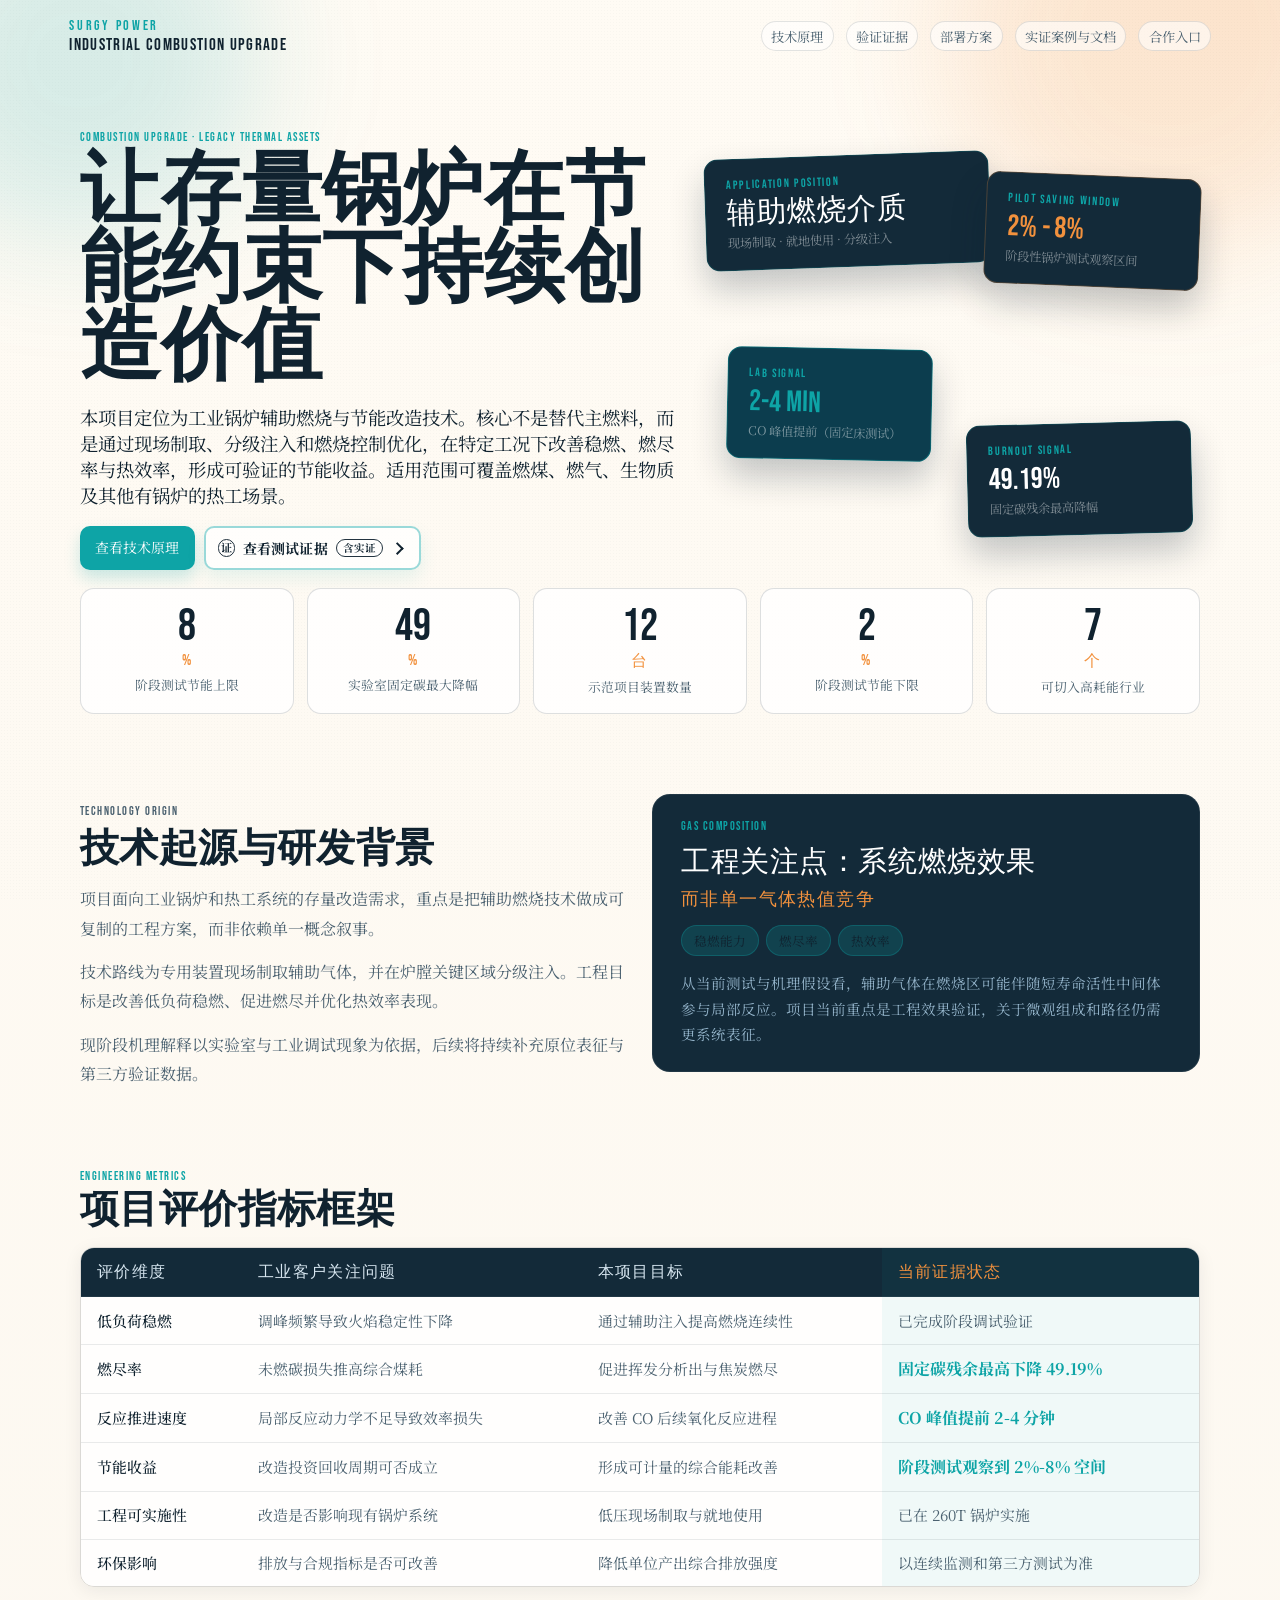
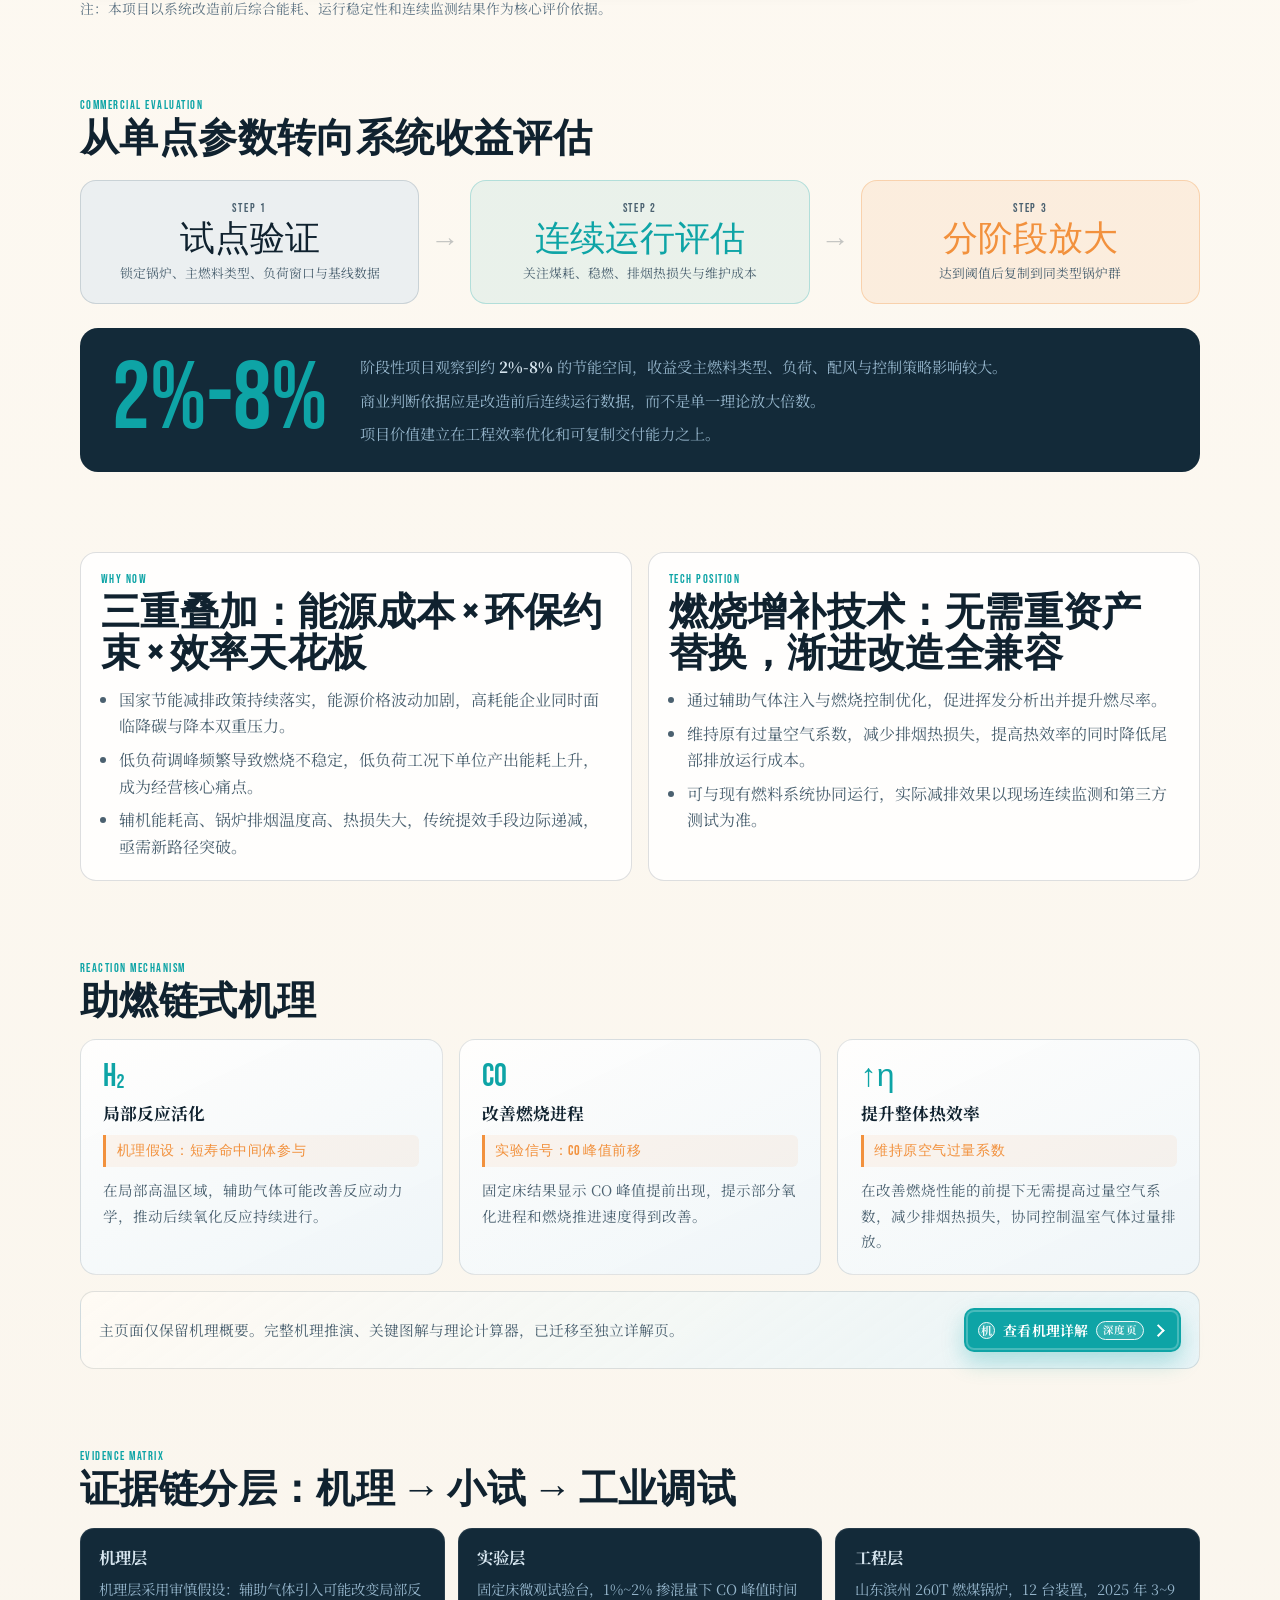
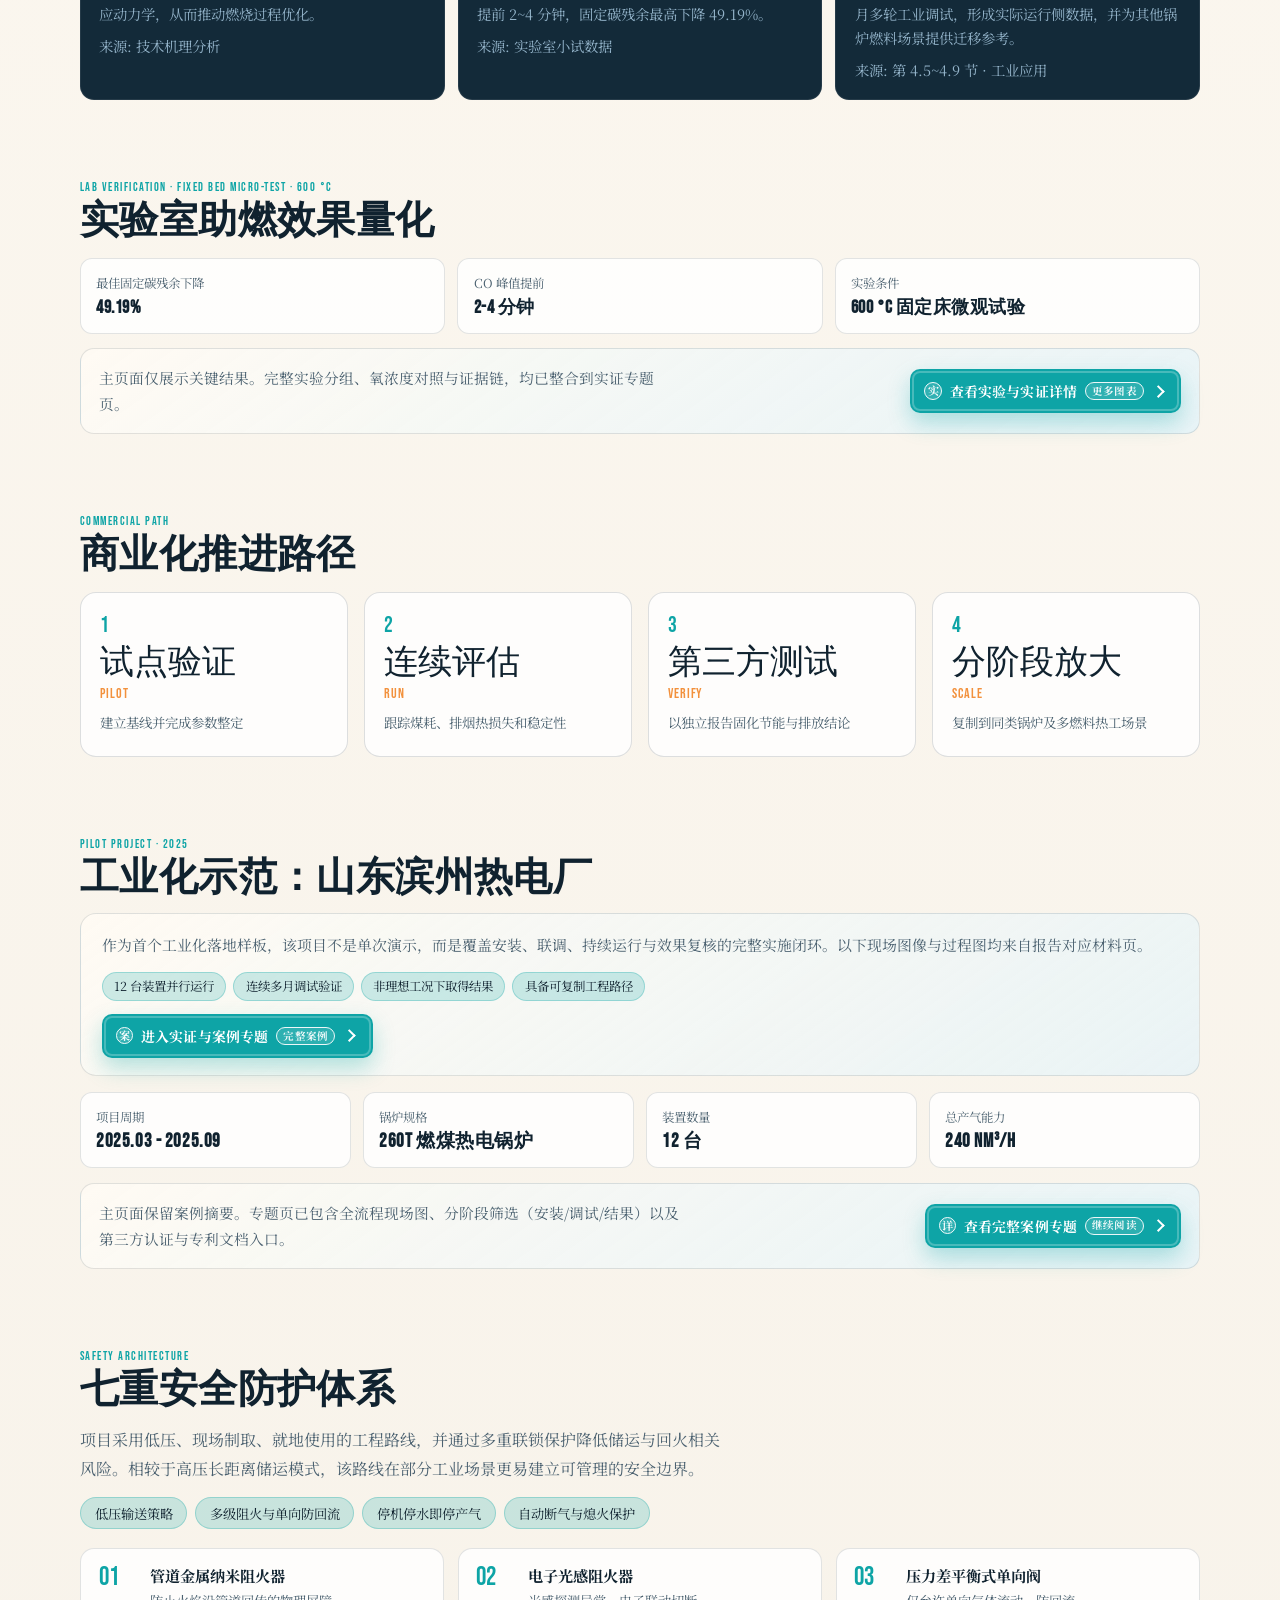
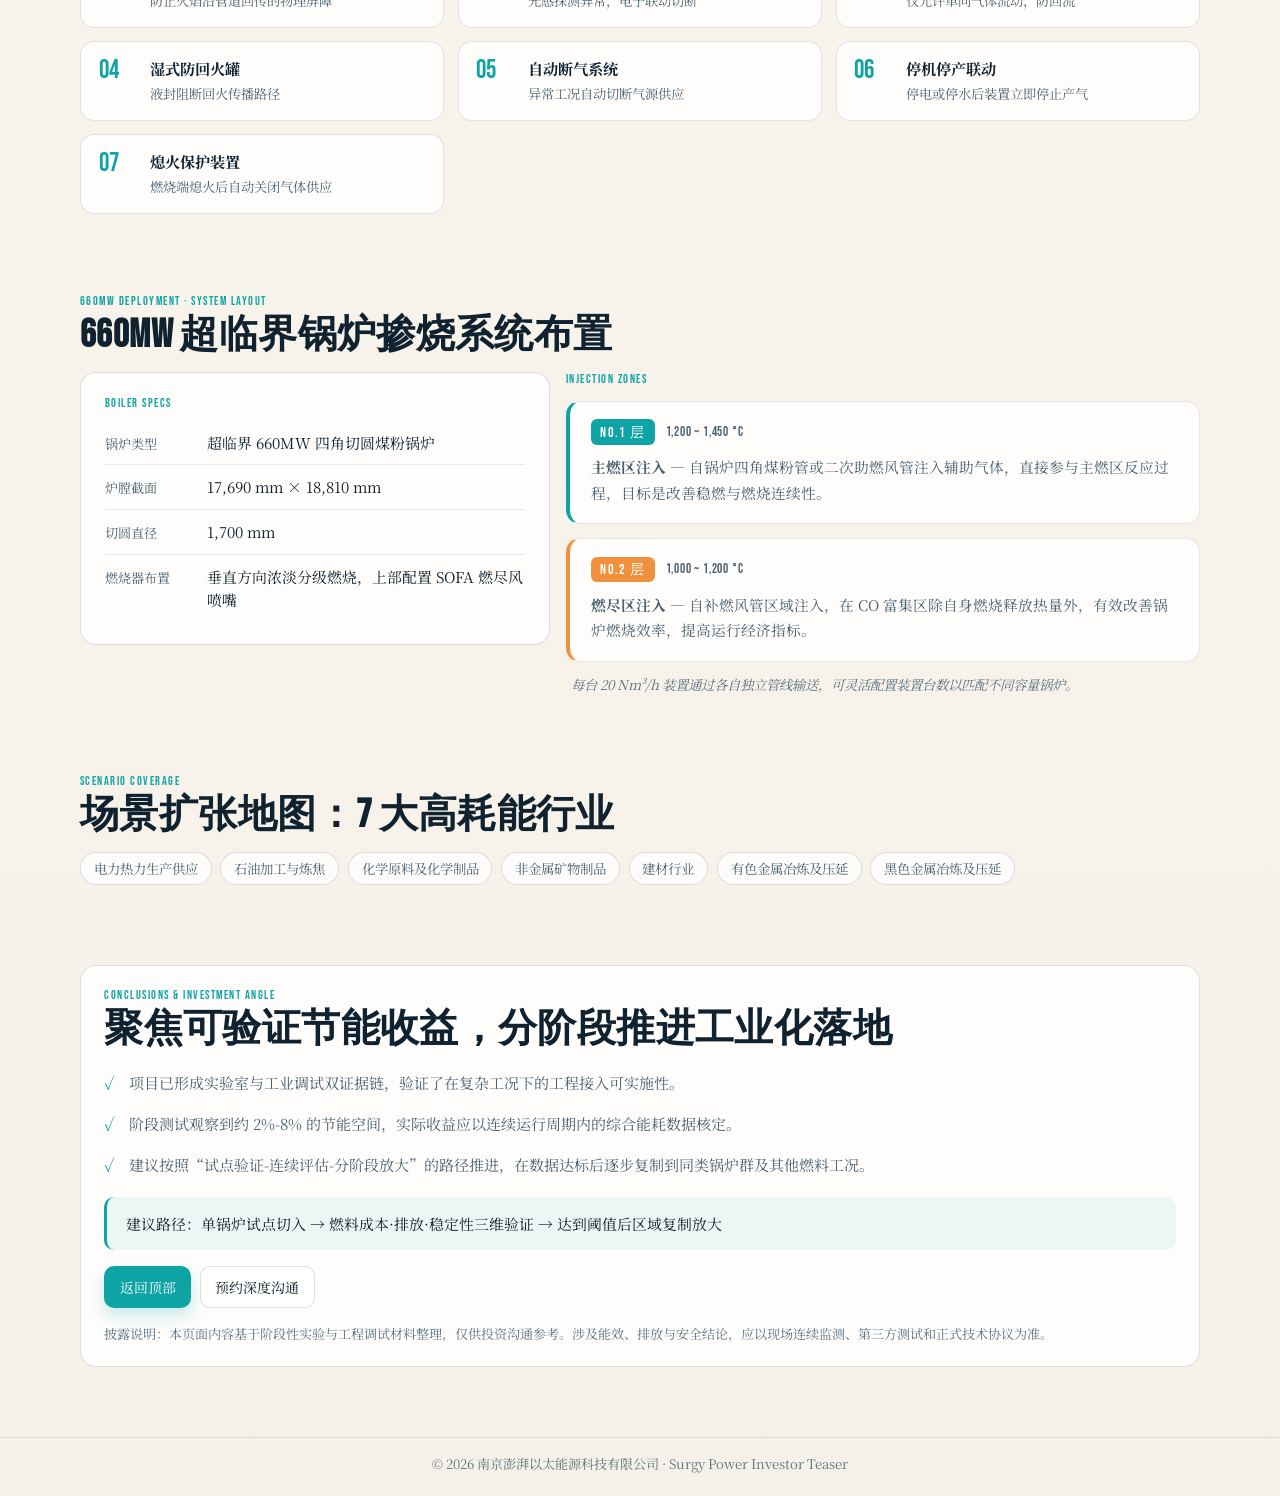
<file: index.html>
<!doctype html>
<html lang="zh-CN">
  <head>
    <meta charset="UTF-8" />
    <meta name="viewport" content="width=device-width, initial-scale=1.0" />
    <title>Surgy Power | 工业锅炉辅助燃烧与节能改造</title>
    <meta name="description" content="面向工业锅炉场景的辅助燃烧与节能改造技术投资预览 — 南京澎湃以太能源科技有限公司" />
    <link rel="preconnect" href="https://fonts.googleapis.com" />
    <link rel="preconnect" href="https://fonts.gstatic.com" crossorigin />
    <link href="https://fonts.googleapis.com/css2?family=Bebas+Neue&family=Noto+Serif+SC:wght@400;500;700&display=swap" rel="stylesheet" />
    <link rel="stylesheet" href="style.css" />
    <link rel="stylesheet" href="style-ext.css" />
  </head>
  <body>
    <div class="grain"></div>
    <div class="aura aura-1"></div>
    <div class="aura aura-2"></div>

    <header class="site-header">
      <div class="brand">
        <p class="brand-kicker">SURGY POWER</p>
        <p class="brand-title">INDUSTRIAL COMBUSTION UPGRADE</p>
      </div>
      <nav class="mini-nav">
        <a href="#tech">技术原理</a>
        <a href="#evidence">验证证据</a>
        <a href="#deployment">部署方案</a>
        <a href="section4.html">实证案例与文档</a>
        <a href="#contact">合作入口</a>
      </nav>
    </header>

    <main>

      <!-- ===== HERO ===== -->
      <section class="hero shell" id="top">
        <div class="hero-copy reveal-up">
          <p class="eyebrow">COMBUSTION UPGRADE · LEGACY THERMAL ASSETS</p>
          <h1>让存量锅炉在节能约束下持续创造价值</h1>
          <p class="hero-sub">本项目定位为工业锅炉辅助燃烧与节能改造技术。核心不是替代主燃料，而是通过现场制取、分级注入和燃烧控制优化，在特定工况下改善稳燃、燃尽率与热效率，形成可验证的节能收益。适用范围可覆盖燃煤、燃气、生物质及其他有锅炉的热工场景。</p>
          <div class="hero-cta-row">
            <a href="#tech" class="btn btn-hot">查看技术原理</a>
            <a href="#evidence" class="btn btn-ghost btn-detail btn-spotlight"><span class="btn-icon" aria-hidden="true">证</span>查看测试证据<span class="btn-note">含实证</span></a>
          </div>
        </div>
        <div class="formula-mosaic reveal-up delay-1" aria-hidden="true">
          <div class="fm-card fm-c1">
            <span class="fm-label">Application Position</span>
            <span class="fm-value">辅助燃烧介质</span>
            <span class="fm-sub">现场制取 · 就地使用 · 分级注入</span>
          </div>
          <div class="fm-card fm-c2">
            <span class="fm-label">Pilot Saving Window</span>
            <span class="fm-value fm-amber">2% - 8%</span>
            <span class="fm-sub">阶段性锅炉测试观察区间</span>
          </div>
          <div class="fm-card fm-c3">
            <span class="fm-label">Lab Signal</span>
            <span class="fm-value fm-teal">2-4 min</span>
            <span class="fm-sub">CO 峰值提前（固定床测试）</span>
          </div>
          <div class="fm-card fm-c4">
            <span class="fm-label">Burnout Signal</span>
            <span class="fm-value">49.19%</span>
            <span class="fm-sub">固定碳残余最高降幅</span>
          </div>
        </div>
      </section>

      <!-- ===== KPI BAND ===== -->
      <section class="kpi-band shell reveal-up" id="highlights">
        <article class="kpi-card">
          <p class="kpi-value" data-counter="8">0</p>
          <p class="kpi-unit">%</p>
          <p class="kpi-label">阶段测试节能上限</p>
        </article>
        <article class="kpi-card">
          <p class="kpi-value" data-counter="49">0</p>
          <p class="kpi-unit">%</p>
          <p class="kpi-label">实验室固定碳最大降幅</p>
        </article>
        <article class="kpi-card">
          <p class="kpi-value" data-counter="12">0</p>
          <p class="kpi-unit">台</p>
          <p class="kpi-label">示范项目装置数量</p>
        </article>
        <article class="kpi-card">
          <p class="kpi-value" data-counter="2">0</p>
          <p class="kpi-unit">%</p>
          <p class="kpi-label">阶段测试节能下限</p>
        </article>
        <article class="kpi-card">
          <p class="kpi-value" data-counter="7">0</p>
          <p class="kpi-unit">个</p>
          <p class="kpi-label">可切入高耗能行业</p>
        </article>
      </section>

      <!-- ===== TECH ORIGIN & COMPOSITION ===== -->
      <section class="shell tech-origin" id="tech">
        <div class="origin-text reveal-up">
          <p class="eyebrow">TECHNOLOGY ORIGIN</p>
          <h2>技术起源与研发背景</h2>
          <p>项目面向工业锅炉和热工系统的存量改造需求，重点是把辅助燃烧技术做成可复制的工程方案，而非依赖单一概念叙事。</p>
          <p>技术路线为专用装置现场制取辅助气体，并在炉膛关键区域分级注入。工程目标是改善低负荷稳燃、促进燃尽并优化热效率表现。</p>
          <p>现阶段机理解释以实验室与工业调试现象为依据，后续将持续补充原位表征与第三方验证数据。</p>
        </div>
        <div class="composition-card reveal-up delay-1">
          <p class="eyebrow">GAS COMPOSITION</p>
          <div class="comp-formula">工程关注点：系统燃烧效果</div>
          <p class="comp-range">而非单一气体热值竞争</p>
          <div class="comp-states">
            <span class="state-pill">稳燃能力</span>
            <span class="state-pill">燃尽率</span>
            <span class="state-pill">热效率</span>
          </div>
          <p class="comp-note">从当前测试与机理假设看，辅助气体在燃烧区可能伴随短寿命活性中间体参与局部反应。项目当前重点是工程效果验证，关于微观组成和路径仍需更系统表征。</p>
        </div>
      </section>

      <!-- ===== PERFORMANCE TABLE ===== -->
      <section class="shell perf-section">
        <div class="section-title reveal-up">
          <p class="eyebrow">ENGINEERING METRICS</p>
          <h2>项目评价指标框架</h2>
        </div>
        <div class="perf-table-wrap reveal-up delay-1">
          <table class="perf-table">
            <thead>
              <tr>
                <th>评价维度</th>
                <th>工业客户关注问题</th>
                <th>本项目目标</th>
                <th class="col-ho">当前证据状态</th>
              </tr>
            </thead>
            <tbody>
              <tr>
                <td>低负荷稳燃</td>
                <td>调峰频繁导致火焰稳定性下降</td>
                <td>通过辅助注入提高燃烧连续性</td>
                <td class="col-ho">已完成阶段调试验证</td>
              </tr>
              <tr>
                <td>燃尽率</td>
                <td>未燃碳损失推高综合煤耗</td>
                <td>促进挥发分析出与焦炭燃尽</td>
                <td class="col-ho highlight-cell">固定碳残余最高下降 49.19%</td>
              </tr>
              <tr>
                <td>反应推进速度</td>
                <td>局部反应动力学不足导致效率损失</td>
                <td>改善 CO 后续氧化反应进程</td>
                <td class="col-ho highlight-cell">CO 峰值提前 2-4 分钟</td>
              </tr>
              <tr>
                <td>节能收益</td>
                <td>改造投资回收周期可否成立</td>
                <td>形成可计量的综合能耗改善</td>
                <td class="col-ho highlight-cell">阶段测试观察到 2%-8% 空间</td>
              </tr>
              <tr>
                <td>工程可实施性</td>
                <td>改造是否影响现有锅炉系统</td>
                <td>低压现场制取与就地使用</td>
                <td class="col-ho">已在 260T 锅炉实施</td>
              </tr>
              <tr>
                <td>环保影响</td>
                <td>排放与合规指标是否可改善</td>
                <td>降低单位产出综合排放强度</td>
                <td class="col-ho">以连续监测和第三方测试为准</td>
              </tr>
            </tbody>
          </table>
        </div>
        <p class="table-note reveal-up delay-2">注：本项目以系统改造前后综合能耗、运行稳定性和连续监测结果作为核心评价依据。</p>
      </section>

      <!-- ===== ENERGY RATIO ===== -->
      <section class="shell energy-ratio-section">
        <div class="section-title reveal-up">
          <p class="eyebrow">COMMERCIAL EVALUATION</p>
          <h2>从单点参数转向系统收益评估</h2>
        </div>
        <div class="ratio-flow reveal-up delay-1">
          <div class="flow-box flow-input">
            <span class="flow-label">STEP 1</span>
            <span class="flow-big">试点验证</span>
            <span class="flow-detail">锁定锅炉、主燃料类型、负荷窗口与基线数据</span>
          </div>
          <div class="flow-arrow">→</div>
          <div class="flow-box flow-process">
            <span class="flow-label">STEP 2</span>
            <span class="flow-big">连续运行评估</span>
            <span class="flow-detail">关注煤耗、稳燃、排烟热损失与维护成本</span>
          </div>
          <div class="flow-arrow">→</div>
          <div class="flow-box flow-output">
            <span class="flow-label">STEP 3</span>
            <span class="flow-big">分阶段放大</span>
            <span class="flow-detail">达到阈值后复制到同类型锅炉群</span>
          </div>
        </div>
        <div class="ratio-callout reveal-up delay-2">
          <span class="ratio-num">2%-8%</span>
          <div class="ratio-desc">
            <p>阶段性项目观察到约 <strong>2%-8%</strong> 的节能空间，收益受主燃料类型、负荷、配风与控制策略影响较大。</p>
            <p>商业判断依据应是改造前后连续运行数据，而不是单一理论放大倍数。</p>
            <p>项目价值建立在工程效率优化和可复制交付能力之上。</p>
          </div>
        </div>
      </section>

      <!-- ===== WHY NOW / THESIS ===== -->
      <section class="shell thesis-grid" id="opportunity">
        <div class="thesis-panel reveal-up">
          <p class="eyebrow">WHY NOW</p>
          <h2>三重叠加：能源成本 × 环保约束 × 效率天花板</h2>
          <ul>
            <li>国家节能减排政策持续落实，能源价格波动加剧，高耗能企业同时面临降碳与降本双重压力。</li>
            <li>低负荷调峰频繁导致燃烧不稳定，低负荷工况下单位产出能耗上升，成为经营核心痛点。</li>
            <li>辅机能耗高、锅炉排烟温度高、热损失大，传统提效手段边际递减，亟需新路径突破。</li>
          </ul>
        </div>
        <div class="thesis-panel reveal-up delay-1">
          <p class="eyebrow">TECH POSITION</p>
          <h2>燃烧增补技术：无需重资产替换，渐进改造全兼容</h2>
          <ul>
            <li>通过辅助气体注入与燃烧控制优化，促进挥发分析出并提升燃尽率。</li>
            <li>维持原有过量空气系数，减少排烟热损失，提高热效率的同时降低尾部排放运行成本。</li>
            <li>可与现有燃料系统协同运行，实际减排效果以现场连续监测和第三方测试为准。</li>
          </ul>
        </div>
      </section>

      <!-- ===== MECHANISM ===== -->
      <section class="shell mech-section">
        <div class="section-title reveal-up">
          <p class="eyebrow">REACTION MECHANISM</p>
          <h2>助燃链式机理</h2>
        </div>
        <div class="mech-grid">
          <div class="mech-card reveal-up">
            <div class="mech-icon">H₂</div>
            <h3>局部反应活化</h3>
            <div class="mech-eq">机理假设：短寿命中间体参与</div>
            <p>在局部高温区域，辅助气体可能改善反应动力学，推动后续氧化反应持续进行。</p>
          </div>
          <div class="mech-card reveal-up delay-1">
            <div class="mech-icon">CO</div>
            <h3>改善燃烧进程</h3>
            <div class="mech-eq">实验信号：CO 峰值前移</div>
            <p>固定床结果显示 CO 峰值提前出现，提示部分氧化进程和燃烧推进速度得到改善。</p>
          </div>
          <div class="mech-card reveal-up delay-2">
            <div class="mech-icon">↑η</div>
            <h3>提升整体热效率</h3>
            <div class="mech-eq">维持原空气过量系数</div>
            <p>在改善燃烧性能的前提下无需提高过量空气系数，减少排烟热损失，协同控制温室气体过量排放。</p>
          </div>
        </div>
        <div class="mech-deep-link reveal-up delay-2">
          <p>主页面仅保留机理概要。完整机理推演、关键图解与理论计算器，已迁移至独立详解页。</p>
          <a href="section2.html" class="btn btn-hot btn-detail btn-spotlight"><span class="btn-icon" aria-hidden="true">机</span>查看机理详解<span class="btn-note">深度页</span></a>
        </div>
      </section>

      <!-- ===== EVIDENCE MATRIX ===== -->
      <section class="shell matrix-section" id="evidence">
        <div class="section-title reveal-up">
          <p class="eyebrow">EVIDENCE MATRIX</p>
          <h2>证据链分层：机理 → 小试 → 工业调试</h2>
        </div>
        <div class="matrix-grid">
          <article class="matrix-card reveal-up">
            <h3>机理层</h3>
            <p>机理层采用审慎假设：辅助气体引入可能改变局部反应动力学，从而推动燃烧过程优化。</p>
            <p class="matrix-tag">来源: 技术机理分析</p>
          </article>
          <article class="matrix-card reveal-up delay-1">
            <h3>实验层</h3>
            <p>固定床微观试验台，1%~2% 掺混量下 CO 峰值时间提前 2~4 分钟，固定碳残余最高下降 49.19%。</p>
            <p class="matrix-tag">来源: 实验室小试数据</p>
          </article>
          <article class="matrix-card reveal-up delay-2">
            <h3>工程层</h3>
            <p>山东滨州 260T 燃煤锅炉，12 台装置，2025 年 3~9 月多轮工业调试，形成实际运行侧数据，并为其他锅炉燃料场景提供迁移参考。</p>
            <p class="matrix-tag">来源: 第 4.5~4.9 节 · 工业应用</p>
          </article>
        </div>
      </section>

      <!-- ===== LAB RESULTS TABLE ===== -->
      <section class="shell lab-section">
        <div class="section-title reveal-up">
          <p class="eyebrow">LAB VERIFICATION · FIXED BED MICRO-TEST · 600 °C</p>
          <h2>实验室助燃效果量化</h2>
        </div>
        <div class="lab-snapshot reveal-up delay-1">
          <article class="lab-snapshot-card">
            <span>最佳固定碳残余下降</span>
            <strong>49.19%</strong>
          </article>
          <article class="lab-snapshot-card">
            <span>CO 峰值提前</span>
            <strong>2-4 分钟</strong>
          </article>
          <article class="lab-snapshot-card">
            <span>实验条件</span>
            <strong>600 °C 固定床微观试验</strong>
          </article>
        </div>
        <div class="lab-bridge reveal-up delay-2">
          <p>主页面仅展示关键结果。完整实验分组、氧浓度对照与证据链，均已整合到实证专题页。</p>
          <a href="section4.html" class="btn btn-hot btn-detail btn-spotlight"><span class="btn-icon" aria-hidden="true">实</span>查看实验与实证详情<span class="btn-note">更多图表</span></a>
        </div>
      </section>

      <!-- ===== PRODUCTION SPECS ===== -->
      <section class="shell prod-specs-section">
        <div class="section-title reveal-up">
          <p class="eyebrow">COMMERCIAL PATH</p>
          <h2>商业化推进路径</h2>
        </div>
        <div class="prod-grid">
          <div class="prod-card reveal-up">
            <span class="prod-sym">1</span>
            <span class="prod-num">试点验证</span>
            <span class="prod-unit">Pilot</span>
            <span class="prod-desc">建立基线并完成参数整定</span>
          </div>
          <div class="prod-card reveal-up delay-1">
            <span class="prod-sym">2</span>
            <span class="prod-num">连续评估</span>
            <span class="prod-unit">Run</span>
            <span class="prod-desc">跟踪煤耗、排烟热损失和稳定性</span>
          </div>
          <div class="prod-card reveal-up delay-1">
            <span class="prod-sym">3</span>
            <span class="prod-num">第三方测试</span>
            <span class="prod-unit">Verify</span>
            <span class="prod-desc">以独立报告固化节能与排放结论</span>
          </div>
          <div class="prod-card reveal-up delay-2">
            <span class="prod-sym">4</span>
            <span class="prod-num">分阶段放大</span>
            <span class="prod-unit">Scale</span>
            <span class="prod-desc">复制到同类锅炉及多燃料热工场景</span>
          </div>
        </div>
      </section>

      <!-- ===== INDUSTRIAL CASE STUDY ===== -->
      <section class="shell case-section">
        <div class="section-title reveal-up">
          <p class="eyebrow">PILOT PROJECT · 2025</p>
          <h2>工业化示范：山东滨州热电厂</h2>
        </div>
        <div class="case-proof reveal-up">
          <p>作为首个工业化落地样板，该项目不是单次演示，而是覆盖安装、联调、持续运行与效果复核的完整实施闭环。以下现场图像与过程图均来自报告对应材料页。</p>
          <div class="case-proof-tags">
            <span>12 台装置并行运行</span>
            <span>连续多月调试验证</span>
            <span>非理想工况下取得结果</span>
            <span>具备可复制工程路径</span>
          </div>
          <div class="case-proof-actions">
            <a href="section4.html" class="btn btn-hot btn-detail btn-spotlight"><span class="btn-icon" aria-hidden="true">案</span>进入实证与案例专题<span class="btn-note">完整案例</span></a>
          </div>
        </div>
        <div class="case-overview reveal-up delay-1">
          <article class="case-overview-card">
            <span>项目周期</span>
            <strong>2025.03 - 2025.09</strong>
          </article>
          <article class="case-overview-card">
            <span>锅炉规格</span>
            <strong>260T 燃煤热电锅炉</strong>
          </article>
          <article class="case-overview-card">
            <span>装置数量</span>
            <strong>12 台</strong>
          </article>
          <article class="case-overview-card">
            <span>总产气能力</span>
            <strong>240 Nm³/h</strong>
          </article>
        </div>
        <div class="case-bridge reveal-up delay-2">
          <p>主页面保留案例摘要。专题页已包含全流程现场图、分阶段筛选（安装/调试/结果）以及第三方认证与专利文档入口。</p>
          <a href="section4.html" class="btn btn-hot btn-detail btn-spotlight"><span class="btn-icon" aria-hidden="true">详</span>查看完整案例专题<span class="btn-note">继续阅读</span></a>
        </div>
      </section>

      <!-- ===== SAFETY ARCHITECTURE ===== -->
      <section class="shell safety-section">
        <div class="section-title reveal-up">
          <p class="eyebrow">SAFETY ARCHITECTURE</p>
          <h2>七重安全防护体系</h2>
        </div>
        <div class="safety-intro reveal-up">
          <p>项目采用低压、现场制取、就地使用的工程路线，并通过多重联锁保护降低储运与回火相关风险。相较于高压长距离储运模式，该路线在部分工业场景更易建立可管理的安全边界。</p>
          <div class="safety-badges">
            <span class="safety-badge">低压输送策略</span>
            <span class="safety-badge">多级阻火与单向防回流</span>
            <span class="safety-badge">停机停水即停产气</span>
            <span class="safety-badge">自动断气与熄火保护</span>
          </div>
        </div>
        <div class="safety-grid">
          <div class="safety-item reveal-up">
            <span class="safety-num">01</span>
            <div><strong>管道金属纳米阻火器</strong><p>防止火焰沿管道回传的物理屏障</p></div>
          </div>
          <div class="safety-item reveal-up delay-1">
            <span class="safety-num">02</span>
            <div><strong>电子光感阻火器</strong><p>光感探测异常，电子联动切断</p></div>
          </div>
          <div class="safety-item reveal-up delay-2">
            <span class="safety-num">03</span>
            <div><strong>压力差平衡式单向阀</strong><p>仅允许单向气体流动，防回流</p></div>
          </div>
          <div class="safety-item reveal-up">
            <span class="safety-num">04</span>
            <div><strong>湿式防回火罐</strong><p>液封阻断回火传播路径</p></div>
          </div>
          <div class="safety-item reveal-up delay-1">
            <span class="safety-num">05</span>
            <div><strong>自动断气系统</strong><p>异常工况自动切断气源供应</p></div>
          </div>
          <div class="safety-item reveal-up delay-2">
            <span class="safety-num">06</span>
            <div><strong>停机停产联动</strong><p>停电或停水后装置立即停止产气</p></div>
          </div>
          <div class="safety-item reveal-up">
            <span class="safety-num">07</span>
            <div><strong>熄火保护装置</strong><p>燃烧端熄火后自动关闭气体供应</p></div>
          </div>
        </div>
      </section>

      <!-- ===== 660MW BOILER LAYOUT ===== -->
      <section class="shell boiler-section" id="deployment">
        <div class="section-title reveal-up">
          <p class="eyebrow">660MW DEPLOYMENT · SYSTEM LAYOUT</p>
          <h2>660MW 超临界锅炉掺烧系统布置</h2>
        </div>
        <div class="boiler-grid">
          <div class="boiler-spec reveal-up">
            <p class="eyebrow">BOILER SPECS</p>
            <dl class="boiler-dl">
              <div class="boiler-row">
                <dt>锅炉类型</dt>
                <dd>超临界 660MW 四角切圆煤粉锅炉</dd>
              </div>
              <div class="boiler-row">
                <dt>炉膛截面</dt>
                <dd>17,690 mm × 18,810 mm</dd>
              </div>
              <div class="boiler-row">
                <dt>切圆直径</dt>
                <dd>1,700 mm</dd>
              </div>
              <div class="boiler-row">
                <dt>燃烧器布置</dt>
                <dd>垂直方向浓淡分级燃烧，上部配置 SOFA 燃尽风喷嘴</dd>
              </div>
            </dl>
          </div>
          <div class="boiler-zones reveal-up delay-1">
            <p class="eyebrow">INJECTION ZONES</p>
            <div class="zone-card zone-1">
              <div class="zone-head">
                <span class="zone-badge">No.1 层</span>
                <span class="zone-temp">1,200 ~ 1,450 °C</span>
              </div>
              <p><strong>主燃区注入</strong> — 自锅炉四角煤粉管或二次助燃风管注入辅助气体，直接参与主燃区反应过程，目标是改善稳燃与燃烧连续性。</p>
            </div>
            <div class="zone-card zone-2">
              <div class="zone-head">
                <span class="zone-badge">No.2 层</span>
                <span class="zone-temp">1,000 ~ 1,200 °C</span>
              </div>
              <p><strong>燃尽区注入</strong> — 自补燃风管区域注入，在 CO 富集区除自身燃烧释放热量外，有效改善锅炉燃烧效率，提高运行经济指标。</p>
            </div>
            <p class="zone-note">每台 20 Nm³/h 装置通过各自独立管线输送，可灵活配置装置台数以匹配不同容量锅炉。</p>
          </div>
        </div>
      </section>

      <!-- ===== SECTOR MAP ===== -->
      <section class="shell sector-wrap">
        <div class="section-title reveal-up">
          <p class="eyebrow">SCENARIO COVERAGE</p>
          <h2>场景扩张地图：7 大高耗能行业</h2>
        </div>
        <div class="sector-list reveal-up delay-1">
          <span>电力热力生产供应</span>
          <span>石油加工与炼焦</span>
          <span>化学原料及化学制品</span>
          <span>非金属矿物制品</span>
          <span>建材行业</span>
          <span>有色金属冶炼及压延</span>
          <span>黑色金属冶炼及压延</span>
        </div>
      </section>

      <!-- ===== CLOSE / CTA ===== -->
      <section class="shell close-section" id="contact">
        <div class="close-panel reveal-up">
          <p class="eyebrow">CONCLUSIONS &amp; INVESTMENT ANGLE</p>
          <h2>聚焦可验证节能收益，分阶段推进工业化落地</h2>
          <div class="conclusion-points">
            <div class="conclusion-item">
              <span class="conc-icon">&#10003;</span>
              <p>项目已形成实验室与工业调试双证据链，验证了在复杂工况下的工程接入可实施性。</p>
            </div>
            <div class="conclusion-item">
              <span class="conc-icon">&#10003;</span>
              <p>阶段测试观察到约 2%-8% 的节能空间，实际收益应以连续运行周期内的综合能耗数据核定。</p>
            </div>
            <div class="conclusion-item">
              <span class="conc-icon">&#10003;</span>
              <p>建议按照“试点验证-连续评估-分阶段放大”的路径推进，在数据达标后逐步复制到同类锅炉群及其他燃料工况。</p>
            </div>
          </div>
          <p class="investment-path">建议路径：单锅炉试点切入 → 燃料成本·排放·稳定性三维验证 → 达到阈值后区域复制放大</p>
          <div class="close-actions">
            <a href="#top" class="btn btn-hot">返回顶部</a>
            <a href="mailto:contact@pengpai-energy.com" class="btn btn-ghost">预约深度沟通</a>
          </div>
          <p class="disclaimer">披露说明：本页面内容基于阶段性实验与工程调试材料整理，仅供投资沟通参考。涉及能效、排放与安全结论，应以现场连续监测、第三方测试和正式技术协议为准。</p>
        </div>
      </section>

    </main>

    <footer class="site-footer">
      <p>© 2026 南京澎湃以太能源科技有限公司 · Surgy Power Investor Teaser</p>
    </footer>

    <script src="script.js"></script>
  </body>
</html>
</file>
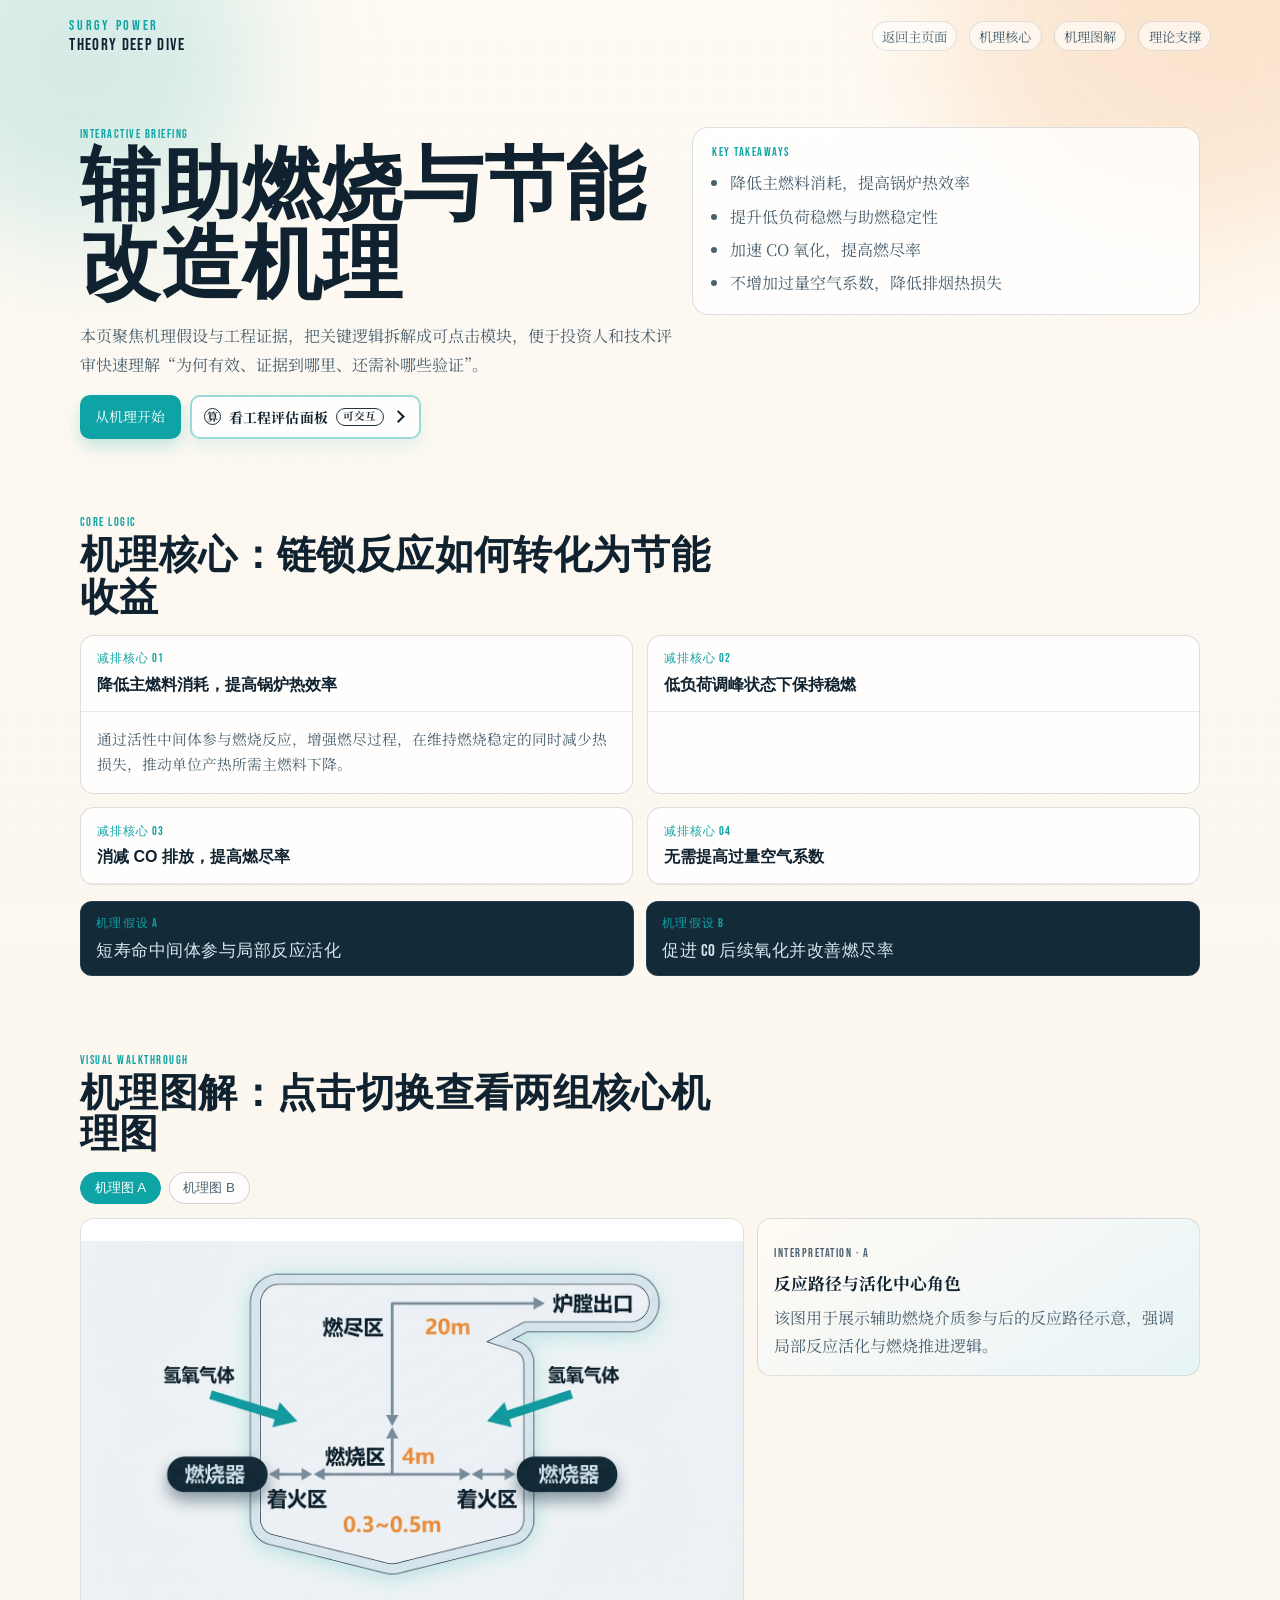
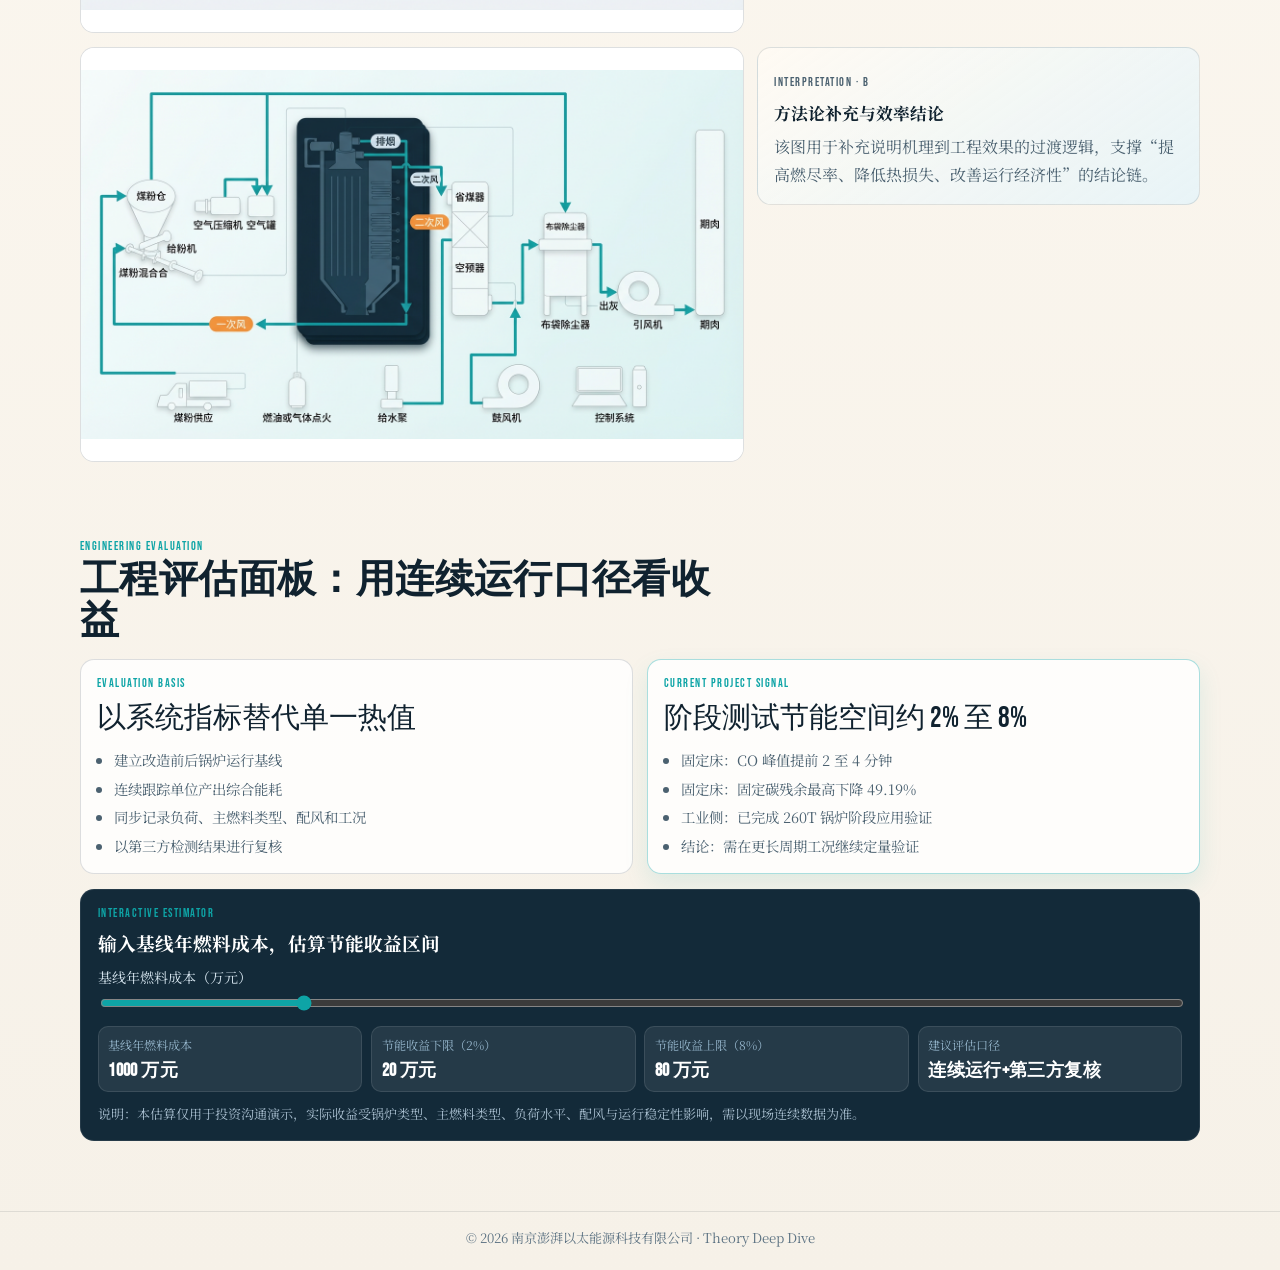
<file: section2.html>
<!doctype html>
<html lang="zh-CN">
  <head>
    <meta charset="UTF-8" />
    <meta name="viewport" content="width=device-width, initial-scale=1.0" />
    <title>机理理论详解 | Surgy Power</title>
    <meta name="description" content="辅助燃烧与节能改造机理说明（交互详解）" />
    <link rel="preconnect" href="https://fonts.googleapis.com" />
    <link rel="preconnect" href="https://fonts.gstatic.com" crossorigin />
    <link href="https://fonts.googleapis.com/css2?family=Bebas+Neue&family=Noto+Serif+SC:wght@400;500;700&display=swap" rel="stylesheet" />
    <link rel="stylesheet" href="style.css" />
    <link rel="stylesheet" href="style-ext.css" />
    <link rel="stylesheet" href="section2.css" />
  </head>
  <body>
    <div class="grain"></div>
    <div class="aura aura-1"></div>
    <div class="aura aura-2"></div>

    <header class="site-header">
      <div class="brand">
        <p class="brand-kicker">SURGY POWER</p>
        <p class="brand-title">THEORY DEEP DIVE</p>
      </div>
      <nav class="mini-nav">
        <a href="index.html">返回主页面</a>
        <a href="#core">机理核心</a>
        <a href="#diagram">机理图解</a>
        <a href="#energy">理论支撑</a>
      </nav>
    </header>

    <main>
      <section class="shell s2-hero" id="top">
        <div class="s2-hero-copy reveal-up">
          <p class="eyebrow">INTERACTIVE BRIEFING</p>
          <h1>辅助燃烧与节能改造机理</h1>
          <p class="s2-sub">本页聚焦机理假设与工程证据，把关键逻辑拆解成可点击模块，便于投资人和技术评审快速理解“为何有效、证据到哪里、还需补哪些验证”。</p>
          <div class="s2-hero-actions">
            <a href="#core" class="btn btn-hot">从机理开始</a>
            <a href="#energy" class="btn btn-ghost btn-detail btn-spotlight"><span class="btn-icon" aria-hidden="true">算</span>看工程评估面板<span class="btn-note">可交互</span></a>
          </div>
        </div>
        <aside class="s2-hero-panel reveal-up delay-1">
          <p class="eyebrow">KEY TAKEAWAYS</p>
          <ul>
            <li>降低主燃料消耗，提高锅炉热效率</li>
            <li>提升低负荷稳燃与助燃稳定性</li>
            <li>加速 CO 氧化，提高燃尽率</li>
            <li>不增加过量空气系数，降低排烟热损失</li>
          </ul>
        </aside>
      </section>

      <section class="shell s2-core" id="core">
        <div class="section-title reveal-up">
          <p class="eyebrow">CORE LOGIC</p>
          <h2>机理核心：链锁反应如何转化为节能收益</h2>
        </div>
        <div class="core-grid">
          <article class="core-card reveal-up" data-acc>
            <button class="core-toggle" type="button" aria-expanded="false">
              <span>减排核心 01</span>
              <strong>降低主燃料消耗，提高锅炉热效率</strong>
            </button>
            <div class="core-body">
              <p>通过活性中间体参与燃烧反应，增强燃尽过程，在维持燃烧稳定的同时减少热损失，推动单位产热所需主燃料下降。</p>
            </div>
          </article>

          <article class="core-card reveal-up delay-1" data-acc>
            <button class="core-toggle" type="button" aria-expanded="false">
              <span>减排核心 02</span>
              <strong>低负荷调峰状态下保持稳燃</strong>
            </button>
            <div class="core-body">
              <p>在低负荷、波动工况下，燃烧链路更容易失稳。辅助燃烧介质的分级注入有助于提高火焰传播与反应连续性。</p>
            </div>
          </article>

          <article class="core-card reveal-up delay-1" data-acc>
            <button class="core-toggle" type="button" aria-expanded="false">
              <span>减排核心 03</span>
              <strong>消减 CO 排放，提高燃尽率</strong>
            </button>
            <div class="core-body">
              <p>在 700°C 以下，干燥条件的 CO 与 O₂ 反应困难。H· 与 ·OH 作为活化中心参与后，CO 氧化链锁反应可持续推进。</p>
            </div>
          </article>

          <article class="core-card reveal-up delay-2" data-acc>
            <button class="core-toggle" type="button" aria-expanded="false">
              <span>减排核心 04</span>
              <strong>无需提高过量空气系数</strong>
            </button>
            <div class="core-body">
              <p>在不额外拉高空气过量系数的前提下，减少排烟热损失，协同控制温室气体过量排放与尾部运行成本。</p>
            </div>
          </article>
        </div>

        <div class="rxn-strip reveal-up delay-2">
          <div class="rxn-item">
            <p class="rxn-title">机理假设 A</p>
            <p class="rxn-eq">短寿命中间体参与局部反应活化</p>
          </div>
          <div class="rxn-item">
            <p class="rxn-title">机理假设 B</p>
            <p class="rxn-eq">促进 CO 后续氧化并改善燃尽率</p>
          </div>
        </div>
      </section>

      <section class="shell s2-diagram" id="diagram">
        <div class="section-title reveal-up">
          <p class="eyebrow">VISUAL WALKTHROUGH</p>
          <h2>机理图解：点击切换查看两组核心机理图</h2>
        </div>

        <div class="diagram-tabs reveal-up delay-1" role="tablist" aria-label="机理图切换">
          <button class="tab-btn is-active" role="tab" aria-selected="true" aria-controls="panel-24" id="tab-24" data-tab="24">机理图 A</button>
          <button class="tab-btn" role="tab" aria-selected="false" aria-controls="panel-25" id="tab-25" data-tab="25">机理图 B</button>
        </div>

        <div class="diagram-panel reveal-up delay-2" id="panel-24" role="tabpanel" aria-labelledby="tab-24" data-panel="24">
          <figure class="diagram-figure">
            <img src="assets/img/2_4.png" alt="辅助燃烧机理图 A" loading="lazy" />
          </figure>
          <div class="diagram-note">
            <p class="eyebrow">INTERPRETATION · A</p>
            <h3>反应路径与活化中心角色</h3>
            <p>该图用于展示辅助燃烧介质参与后的反应路径示意，强调局部反应活化与燃烧推进逻辑。</p>
          </div>
        </div>

        <div class="diagram-panel" id="panel-25" role="tabpanel" aria-labelledby="tab-25" data-panel="25" hidden>
          <figure class="diagram-figure">
            <img src="assets/img/2_5.png" alt="辅助燃烧机理图 B" loading="lazy" />
          </figure>
          <div class="diagram-note">
            <p class="eyebrow">INTERPRETATION · B</p>
            <h3>方法论补充与效率结论</h3>
            <p>该图用于补充说明机理到工程效果的过渡逻辑，支撑“提高燃尽率、降低热损失、改善运行经济性”的结论链。</p>
          </div>
        </div>
      </section>

      <section class="shell s2-energy" id="energy">
        <div class="section-title reveal-up">
          <p class="eyebrow">ENGINEERING EVALUATION</p>
          <h2>工程评估面板：用连续运行口径看收益</h2>
        </div>

        <div class="energy-grid reveal-up delay-1">
          <article class="energy-card">
            <p class="eyebrow">EVALUATION BASIS</p>
            <p class="energy-main">以系统指标替代单一热值</p>
            <ul>
              <li>建立改造前后锅炉运行基线</li>
              <li>连续跟踪单位产出综合能耗</li>
              <li>同步记录负荷、主燃料类型、配风和工况</li>
              <li>以第三方检测结果进行复核</li>
            </ul>
          </article>

          <article class="energy-card energy-hot">
            <p class="eyebrow">CURRENT PROJECT SIGNAL</p>
            <p class="energy-main">阶段测试节能空间约 2% 至 8%</p>
            <ul>
              <li>固定床：CO 峰值提前 2 至 4 分钟</li>
              <li>固定床：固定碳残余最高下降 49.19%</li>
              <li>工业侧：已完成 260T 锅炉阶段应用验证</li>
              <li>结论：需在更长周期工况继续定量验证</li>
            </ul>
          </article>
        </div>

        <div class="calc-box reveal-up delay-2">
          <p class="eyebrow">INTERACTIVE ESTIMATOR</p>
          <h3>输入基线年燃料成本，估算节能收益区间</h3>
          <label for="inputCost">基线年燃料成本（万元）</label>
          <input id="inputCost" type="range" min="100" max="5000" value="1000" step="50" />
          <div class="calc-stats">
            <div><span>基线年燃料成本</span><strong id="statBase">1000 万元</strong></div>
            <div><span>节能收益下限（2%）</span><strong id="statLow">20 万元</strong></div>
            <div><span>节能收益上限（8%）</span><strong id="statHigh">80 万元</strong></div>
            <div><span>建议评估口径</span><strong id="statMethod">连续运行+第三方复核</strong></div>
          </div>
          <p class="calc-note">说明：本估算仅用于投资沟通演示，实际收益受锅炉类型、主燃料类型、负荷水平、配风与运行稳定性影响，需以现场连续数据为准。</p>
        </div>
      </section>
    </main>

    <footer class="site-footer">
      <p>© 2026 南京澎湃以太能源科技有限公司 · Theory Deep Dive</p>
    </footer>

    <script src="script.js"></script>
    <script src="section2.js"></script>
  </body>
</html>
</file>
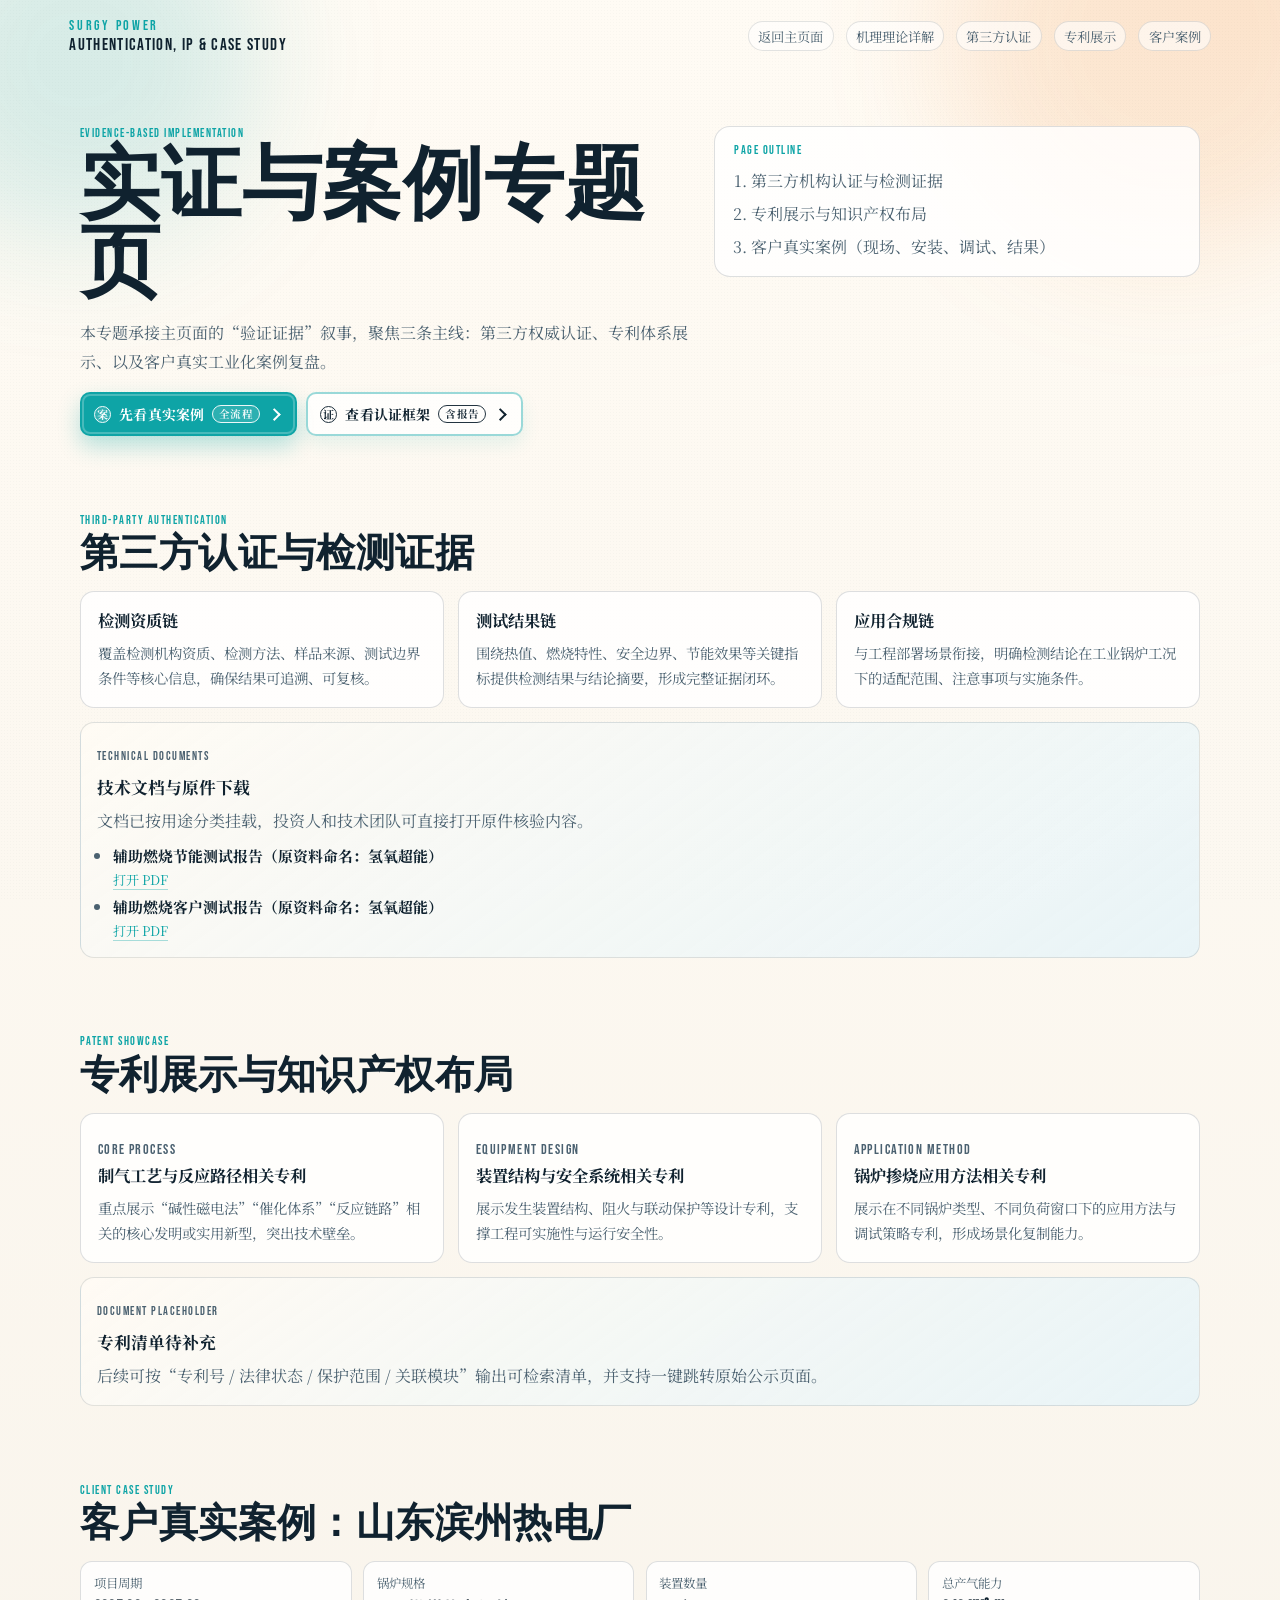
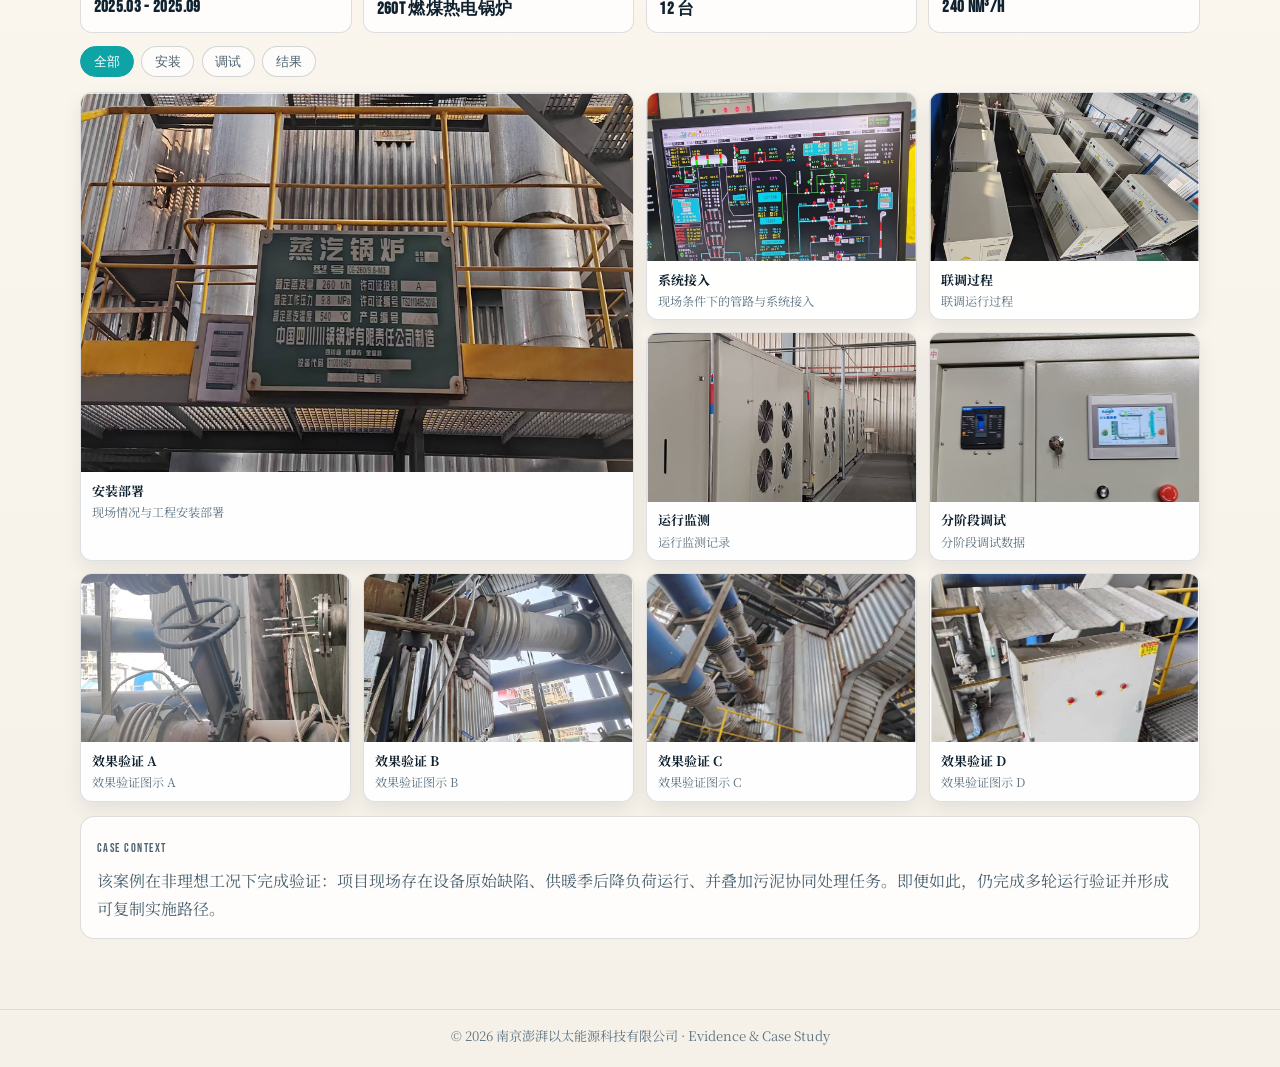
<file: section4.html>
<!doctype html>
<html lang="zh-CN">
  <head>
    <meta charset="UTF-8" />
    <meta name="viewport" content="width=device-width, initial-scale=1.0" />
    <title>实证与案例专题 | Surgy Power</title>
    <meta name="description" content="实证专题：第三方认证、专利展示、客户真实案例" />
    <link rel="preconnect" href="https://fonts.googleapis.com" />
    <link rel="preconnect" href="https://fonts.gstatic.com" crossorigin />
    <link href="https://fonts.googleapis.com/css2?family=Bebas+Neue&family=Noto+Serif+SC:wght@400;500;700&display=swap" rel="stylesheet" />
    <link rel="stylesheet" href="style.css" />
    <link rel="stylesheet" href="style-ext.css" />
    <link rel="stylesheet" href="section4.css" />
  </head>
  <body>
    <div class="grain"></div>
    <div class="aura aura-1"></div>
    <div class="aura aura-2"></div>

    <header class="site-header">
      <div class="brand">
        <p class="brand-kicker">SURGY POWER</p>
        <p class="brand-title">AUTHENTICATION, IP & CASE STUDY</p>
      </div>
      <nav class="mini-nav">
        <a href="index.html">返回主页面</a>
        <a href="section2.html">机理理论详解</a>
        <a href="#auth">第三方认证</a>
        <a href="#patent">专利展示</a>
        <a href="#case">客户案例</a>
      </nav>
    </header>

    <main>
      <section class="shell s4-hero" id="top">
        <div class="s4-hero-copy reveal-up">
          <p class="eyebrow">EVIDENCE-BASED IMPLEMENTATION</p>
          <h1>实证与案例专题页</h1>
          <p class="s4-sub">本专题承接主页面的“验证证据”叙事，聚焦三条主线：第三方权威认证、专利体系展示、以及客户真实工业化案例复盘。</p>
          <div class="s4-actions">
            <a class="btn btn-hot btn-detail btn-spotlight" href="#case"><span class="btn-icon" aria-hidden="true">案</span>先看真实案例<span class="btn-note">全流程</span></a>
            <a class="btn btn-ghost btn-detail" href="#auth"><span class="btn-icon" aria-hidden="true">证</span>查看认证框架<span class="btn-note">含报告</span></a>
          </div>
        </div>
        <aside class="s4-hero-panel reveal-up delay-1">
          <p class="eyebrow">PAGE OUTLINE</p>
          <ol>
            <li>第三方机构认证与检测证据</li>
            <li>专利展示与知识产权布局</li>
            <li>客户真实案例（现场、安装、调试、结果）</li>
          </ol>
        </aside>
      </section>

      <section class="shell s4-auth" id="auth">
        <div class="section-title reveal-up">
          <p class="eyebrow">THIRD-PARTY AUTHENTICATION</p>
          <h2>第三方认证与检测证据</h2>
        </div>
        <div class="proof-grid reveal-up delay-1">
          <article class="proof-card">
            <h3>检测资质链</h3>
            <p>覆盖检测机构资质、检测方法、样品来源、测试边界条件等核心信息，确保结果可追溯、可复核。</p>
          </article>
          <article class="proof-card">
            <h3>测试结果链</h3>
            <p>围绕热值、燃烧特性、安全边界、节能效果等关键指标提供检测结果与结论摘要，形成完整证据闭环。</p>
          </article>
          <article class="proof-card">
            <h3>应用合规链</h3>
            <p>与工程部署场景衔接，明确检测结论在工业锅炉工况下的适配范围、注意事项与实施条件。</p>
          </article>
        </div>
        <div class="doc-placeholder reveal-up delay-2">
          <p class="eyebrow">TECHNICAL DOCUMENTS</p>
          <h3>技术文档与原件下载</h3>
          <p>文档已按用途分类挂载，投资人和技术团队可直接打开原件核验内容。</p>
          <ul>
            <li>
              <strong>辅助燃烧节能测试报告（原资料命名：氢氧超能）</strong>
              <a href="assets/slides/test.pdf" target="_blank" rel="noopener">打开 PDF</a>
            </li>
            <li>
              <strong>辅助燃烧客户测试报告（原资料命名：氢氧超能）</strong>
              <a href="assets/slides/feedback.pdf" target="_blank" rel="noopener">打开 PDF</a>
            </li>
          </ul>
        </div>
      </section>

      <section class="shell s4-patent" id="patent">
        <div class="section-title reveal-up">
          <p class="eyebrow">PATENT SHOWCASE</p>
          <h2>专利展示与知识产权布局</h2>
        </div>
        <div class="patent-grid reveal-up delay-1">
          <article class="patent-card">
            <p class="patent-type">CORE PROCESS</p>
            <h3>制气工艺与反应路径相关专利</h3>
            <p>重点展示“碱性磁电法”“催化体系”“反应链路”相关的核心发明或实用新型，突出技术壁垒。</p>
          </article>
          <article class="patent-card">
            <p class="patent-type">EQUIPMENT DESIGN</p>
            <h3>装置结构与安全系统相关专利</h3>
            <p>展示发生装置结构、阻火与联动保护等设计专利，支撑工程可实施性与运行安全性。</p>
          </article>
          <article class="patent-card">
            <p class="patent-type">APPLICATION METHOD</p>
            <h3>锅炉掺烧应用方法相关专利</h3>
            <p>展示在不同锅炉类型、不同负荷窗口下的应用方法与调试策略专利，形成场景化复制能力。</p>
          </article>
        </div>
        <div class="doc-placeholder reveal-up delay-2">
          <p class="eyebrow">DOCUMENT PLACEHOLDER</p>
          <h3>专利清单待补充</h3>
          <p>后续可按“专利号 / 法律状态 / 保护范围 / 关联模块”输出可检索清单，并支持一键跳转原始公示页面。</p>
        </div>
      </section>

      <section class="shell s4-case" id="case">
        <div class="section-title reveal-up">
          <p class="eyebrow">CLIENT CASE STUDY</p>
          <h2>客户真实案例：山东滨州热电厂</h2>
        </div>

        <div class="case-kpis reveal-up delay-1">
          <div class="case-kpi"><span>项目周期</span><strong>2025.03 - 2025.09</strong></div>
          <div class="case-kpi"><span>锅炉规格</span><strong>260T 燃煤热电锅炉</strong></div>
          <div class="case-kpi"><span>装置数量</span><strong>12 台</strong></div>
          <div class="case-kpi"><span>总产气能力</span><strong>240 Nm³/h</strong></div>
        </div>

        <div class="stage-filters reveal-up delay-1" aria-label="案例阶段筛选">
          <button class="stage-btn is-active" data-stage="all">全部</button>
          <button class="stage-btn" data-stage="install">安装</button>
          <button class="stage-btn" data-stage="commission">调试</button>
          <button class="stage-btn" data-stage="result">结果</button>
        </div>

        <div class="s4-gallery reveal-up delay-2" id="gallery4">
          <figure class="s4-figure s4-feature" data-stage="install">
            <img src="assets/img/4_5_1.png" alt="现场安装部署" loading="lazy" />
            <figcaption><strong>安装部署</strong><span>现场情况与工程安装部署</span></figcaption>
          </figure>
          <figure class="s4-figure" data-stage="install">
            <img src="assets/img/4_5_2.png" alt="管路系统接入" loading="lazy" />
            <figcaption><strong>系统接入</strong><span>现场条件下的管路与系统接入</span></figcaption>
          </figure>

          <figure class="s4-figure" data-stage="commission">
            <img src="assets/img/4_6_1.png" alt="联调运行过程" loading="lazy" />
            <figcaption><strong>联调过程</strong><span>联调运行过程</span></figcaption>
          </figure>
          <figure class="s4-figure" data-stage="commission">
            <img src="assets/img/4_6_2.png" alt="运行监测记录" loading="lazy" />
            <figcaption><strong>运行监测</strong><span>运行监测记录</span></figcaption>
          </figure>
          <figure class="s4-figure" data-stage="commission">
            <img src="assets/img/4_6_3.png" alt="分阶段调试数据" loading="lazy" />
            <figcaption><strong>分阶段调试</strong><span>分阶段调试数据</span></figcaption>
          </figure>

          <figure class="s4-figure" data-stage="result">
            <img src="assets/img/4_7_1.png" alt="效果验证图示 A" loading="lazy" />
            <figcaption><strong>效果验证 A</strong><span>效果验证图示 A</span></figcaption>
          </figure>
          <figure class="s4-figure" data-stage="result">
            <img src="assets/img/4_7_2.png" alt="效果验证图示 B" loading="lazy" />
            <figcaption><strong>效果验证 B</strong><span>效果验证图示 B</span></figcaption>
          </figure>
          <figure class="s4-figure" data-stage="result">
            <img src="assets/img/4_7_3.png" alt="效果验证图示 C" loading="lazy" />
            <figcaption><strong>效果验证 C</strong><span>效果验证图示 C</span></figcaption>
          </figure>
          <figure class="s4-figure" data-stage="result">
            <img src="assets/img/4_7_4.jpg" alt="效果验证图示 D" loading="lazy" />
            <figcaption><strong>效果验证 D</strong><span>效果验证图示 D</span></figcaption>
          </figure>
        </div>

        <div class="context-panel reveal-up">
          <p class="eyebrow">CASE CONTEXT</p>
          <p>该案例在非理想工况下完成验证：项目现场存在设备原始缺陷、供暖季后降负荷运行、并叠加污泥协同处理任务。即便如此，仍完成多轮运行验证并形成可复制实施路径。</p>
        </div>
      </section>
    </main>

    <footer class="site-footer">
      <p>© 2026 南京澎湃以太能源科技有限公司 · Evidence & Case Study</p>
    </footer>

    <script src="script.js"></script>
    <script src="section4.js"></script>
  </body>
</html>
</file>
<file: style.css>
/* =====================================================================
	 SURGY POWER — Base Styles
	 This file provides the foundation tokens/layout used by style-ext.css.
	 ===================================================================== */

:root {
	--cream: #f6f1e8;
	--paper: #fffbf4;
	--ink: #10222f;
	--ink-soft: #4b6170;
	--teal: #0ea4a6;
	--amber: #f2913d;
	--line: rgba(16, 34, 47, 0.24);
	--panel: rgba(255, 255, 255, 0.82);
}

* {
	box-sizing: border-box;
}

html,
body {
	margin: 0;
	padding: 0;
}

body {
	font-family: "Noto Serif SC", serif;
	color: var(--ink);
	background:
		radial-gradient(1200px 600px at 10% -20%, rgba(14, 164, 166, 0.12), transparent 58%),
		radial-gradient(900px 480px at 100% 0%, rgba(242, 145, 61, 0.09), transparent 52%),
		linear-gradient(180deg, var(--paper), var(--cream));
	min-height: 100vh;
}

.grain {
	position: fixed;
	inset: 0;
	z-index: -3;
	opacity: 0.1;
	background-image:
		radial-gradient(rgba(16, 34, 47, 0.22) 0.45px, transparent 0.45px);
	background-size: 3px 3px;
	pointer-events: none;
}

.aura {
	position: fixed;
	border-radius: 999px;
	filter: blur(62px);
	z-index: -2;
	pointer-events: none;
}

.aura-1 {
	width: 360px;
	height: 360px;
	top: -120px;
	left: -100px;
	background: rgba(14, 164, 166, 0.16);
}

.aura-2 {
	width: 440px;
	height: 440px;
	top: -180px;
	right: -110px;
	background: rgba(242, 145, 61, 0.14);
}

.site-header {
	max-width: 1180px;
	margin: 0 auto;
	padding: 1.1rem 1.2rem 0.9rem;
	display: flex;
	align-items: center;
	justify-content: space-between;
	gap: 1rem;
}

.brand-kicker {
	margin: 0;
	font-family: "Bebas Neue", sans-serif;
	letter-spacing: 0.2em;
	color: var(--teal);
	font-size: 0.85rem;
}

.brand-title {
	margin: 0.1rem 0 0;
	font-family: "Bebas Neue", sans-serif;
	letter-spacing: 0.08em;
	font-size: 1.05rem;
}

.mini-nav {
	display: flex;
	align-items: center;
	gap: 0.75rem;
	flex-wrap: wrap;
}

.mini-nav a {
	text-decoration: none;
	color: var(--ink-soft);
	font-size: 0.83rem;
	padding: 0.28rem 0.58rem;
	border-radius: 999px;
	border: 1px solid rgba(16, 34, 47, 0.12);
	background: rgba(255, 255, 255, 0.58);
}

.mini-nav a:hover {
	color: var(--ink);
	border-color: rgba(14, 164, 166, 0.34);
}

main {
	padding-bottom: 2.4rem;
}

.shell {
	width: min(1120px, calc(100vw - 2.4rem));
	margin: 0 auto;
}

.hero {
	padding: clamp(2rem, 5vw, 3.8rem) 0 0;
	display: grid;
	grid-template-columns: 1.1fr 0.9fr;
	gap: 1rem 1.25rem;
	align-items: center;
}

.eyebrow {
	margin: 0;
	font-family: "Bebas Neue", sans-serif;
	letter-spacing: 0.12em;
	color: var(--teal);
	font-size: 0.78rem;
}

h1 {
	margin: 0.45rem 0 0;
	font-family: "Bebas Neue", sans-serif;
	letter-spacing: 0.01em;
	line-height: 0.98;
	font-size: clamp(2.2rem, 7vw, 5rem);
}

h2 {
	margin: 0.38rem 0 0;
	line-height: 1.05;
	font-size: clamp(1.45rem, 3.4vw, 2.45rem);
}

h3 {
	margin: 0;
}

p {
	margin: 0;
}

.hero-cta-row {
	margin-top: 1.15rem;
	display: flex;
	gap: 0.55rem;
	flex-wrap: wrap;
}

.btn {
	text-decoration: none;
	border-radius: 10px;
	padding: 0.62rem 0.9rem;
	font-size: 0.87rem;
	border: 1px solid transparent;
	transition: transform 0.2s ease, box-shadow 0.2s ease;
}

.btn-detail {
	display: inline-flex;
	align-items: center;
	gap: 0.5rem;
	position: relative;
	padding: 0.62rem 1.05rem 0.62rem 0.75rem;
	border-width: 2px;
	font-weight: 700;
	letter-spacing: 0.01em;
}

.btn-hot.btn-detail {
	box-shadow:
		0 10px 22px rgba(14, 164, 166, 0.3),
		0 0 0 2px rgba(255, 255, 255, 0.24) inset;
}

.btn-ghost.btn-detail {
	border-color: rgba(14, 164, 166, 0.42);
	box-shadow: 0 8px 18px rgba(14, 164, 166, 0.1);
}

.btn-icon {
	width: 1.08rem;
	height: 1.08rem;
	display: inline-grid;
	place-items: center;
	border-radius: 999px;
	font-size: 0.7rem;
	font-weight: 700;
	line-height: 1;
	border: 1px solid currentColor;
	background: rgba(255, 255, 255, 0.16);
	opacity: 0.95;
	flex: 0 0 auto;
}

.btn-detail::after {
	content: "";
	width: 0.42rem;
	height: 0.42rem;
	border-top: 2px solid currentColor;
	border-right: 2px solid currentColor;
	transform: rotate(45deg);
	margin-left: 0.12rem;
	transition: transform 0.2s ease;
}

.btn-detail:hover::after {
	transform: translateX(1px) rotate(45deg);
}

.btn-note {
	font-size: 0.66rem;
	line-height: 1;
	padding: 0.18rem 0.38rem;
	border-radius: 999px;
	letter-spacing: 0.02em;
	border: 1px solid currentColor;
	opacity: 0.92;
	white-space: nowrap;
	background: rgba(255, 255, 255, 0.14);
}

.btn-spotlight {
	animation: btnPulse 1.8s ease-in-out infinite;
}

@keyframes btnPulse {
	0% {
		box-shadow: 0 0 0 0 rgba(14, 164, 166, 0.26);
	}
	70% {
		box-shadow: 0 0 0 10px rgba(14, 164, 166, 0);
	}
	100% {
		box-shadow: 0 0 0 0 rgba(14, 164, 166, 0);
	}
}

.btn:hover {
	transform: translateY(-1px);
}

.btn-hot {
	background: var(--teal);
	color: #fff;
	box-shadow: 0 8px 16px rgba(14, 164, 166, 0.22);
}

.btn-ghost {
	background: rgba(255, 255, 255, 0.74);
	border-color: rgba(16, 34, 47, 0.14);
	color: var(--ink);
}

.kpi-band {
	margin-top: 1.1rem;
	display: grid;
	gap: 0.8rem;
}

.kpi-card {
	background: var(--panel);
	border: 1px solid rgba(16, 34, 47, 0.14);
	border-radius: 14px;
	padding: 1.05rem 1rem;
	text-align: center;
}

.kpi-value {
	margin: 0;
	font-family: "Bebas Neue", sans-serif;
	line-height: 1;
}

.kpi-unit {
	margin-top: 0.08rem;
	color: var(--amber);
	font-family: "Bebas Neue", sans-serif;
	letter-spacing: 0.08em;
}

.kpi-label {
	margin-top: 0.28rem;
	color: var(--ink-soft);
}

.section-title {
	max-width: 74ch;
}

.thesis-grid {
	padding: clamp(2.5rem, 7vw, 5rem) 0 0;
	display: grid;
	grid-template-columns: 1fr 1fr;
	gap: 1rem;
}

.thesis-panel {
	background: var(--panel);
	border: 1px solid rgba(16, 34, 47, 0.14);
	border-radius: 16px;
	padding: 1.2rem 1.25rem;
}

.thesis-panel ul {
	margin: 0.7rem 0 0;
	padding-left: 1.15rem;
	color: var(--ink-soft);
}

.thesis-panel li {
	margin: 0.45rem 0 0;
	line-height: 1.66;
}

.matrix-grid {
	margin-top: 1rem;
	display: grid;
	grid-template-columns: repeat(3, 1fr);
	gap: 0.8rem;
}

.matrix-card {
	background: #132a39;
	color: #d6e5ef;
	border-radius: 14px;
	padding: 1.05rem 1.15rem;
	border: 1px solid rgba(255, 255, 255, 0.08);
}

.matrix-card h3 {
	font-size: 1.02rem;
}

.matrix-card p {
	margin-top: 0.5rem;
	color: #94b4ca;
	line-height: 1.68;
	font-size: 0.9rem;
}

.matrix-tag {
	margin-top: 0.65rem;
	font-size: 0.79rem;
	color: #a8becf;
}

.sector-list {
	margin-top: 1rem;
	display: flex;
	flex-wrap: wrap;
	gap: 0.55rem;
}

.sector-list span {
	font-size: 0.84rem;
	border-radius: 999px;
	padding: 0.36rem 0.8rem;
	border: 1px solid rgba(16, 34, 47, 0.14);
	background: rgba(255, 255, 255, 0.78);
	color: var(--ink-soft);
}

.close-section {
	padding: clamp(2.5rem, 7vw, 5rem) 0 0;
}

.close-panel {
	background: var(--panel);
	border-radius: 16px;
	border: 1px solid rgba(16, 34, 47, 0.14);
	padding: 1.35rem 1.45rem;
}

.close-actions {
	margin-top: 1rem;
	display: flex;
	gap: 0.55rem;
	flex-wrap: wrap;
}

.disclaimer {
	margin-top: 0.95rem;
	color: #5d7383;
	font-size: 0.82rem;
	line-height: 1.62;
}

.site-footer {
	border-top: 1px solid rgba(16, 34, 47, 0.1);
	margin-top: 2rem;
	padding: 1rem 1rem 1.4rem;
	text-align: center;
	color: #5d7383;
	font-size: 0.82rem;
}

/* reveal animation */
.reveal-up {
	opacity: 0;
	transform: translateY(16px);
	transition: opacity 0.58s ease, transform 0.58s ease;
}

.reveal-up.delay-1 {
	transition-delay: 0.08s;
}

.reveal-up.delay-2 {
	transition-delay: 0.16s;
}

.reveal-up.show {
	opacity: 1;
	transform: translateY(0);
}

@media (max-width: 1030px) {
	.site-header {
		flex-direction: column;
		align-items: flex-start;
	}

	.thesis-grid,
	.matrix-grid {
		grid-template-columns: 1fr;
	}
}

@media (max-width: 720px) {
	.shell {
		width: calc(100vw - 1.2rem);
	}

	.btn {
		width: 100%;
		text-align: center;
	}
}
</file>
<file: style-ext.css>
/* =====================================================================
   SURGY POWER — style-ext.css
   Extends and overrides style.css with all new sections.
   - Replaces hero collage with formula-mosaic
   - Expands KPI band to 5 columns
   - Adds all new content sections (no PNG slide dependencies)
   ===================================================================== */

/* ── Extra CSS variable ──────────────────────────────────────────────── */
:root {
  --dark-panel: #132a39;
}

/* ── Global h2 font ──────────────────────────────────────────────────── */
h2 {
  font-family: "Bebas Neue", sans-serif;
  letter-spacing: 0.01em;
}

/* ── Hero copy sub-paragraph ─────────────────────────────────────────── */
.hero-sub {
  font-size: clamp(1rem, 1.8vw, 1.15rem);
  margin-top: 1rem;
}

/* ======================================================================
   FORMULA MOSAIC  (replaces hero PNG collage)
   ====================================================================== */
.formula-mosaic {
  position: relative;
  min-height: 390px;
  flex-shrink: 0;
}

.fm-card {
  position: absolute;
  background: var(--dark-panel);
  border: 1px solid rgba(14, 164, 166, 0.2);
  border-radius: 14px;
  padding: 1.1rem 1.3rem;
  display: flex;
  flex-direction: column;
  gap: 5px;
  box-shadow: 0 18px 34px rgba(10, 30, 45, 0.24);
}

.fm-label {
  font-family: "Bebas Neue", sans-serif;
  font-size: 0.75rem;
  letter-spacing: 0.14em;
  color: var(--teal);
  text-transform: uppercase;
}

.fm-value {
  font-family: "Bebas Neue", sans-serif;
  font-size: clamp(1.35rem, 2.5vw, 1.85rem);
  color: #fff;
  line-height: 1.1;
}

.fm-value sub {
  font-size: 0.6em;
}

.fm-amber { color: var(--amber); }
.fm-teal  { color: var(--teal); }

.fm-sub {
  font-size: 0.77rem;
  color: rgba(255, 255, 255, 0.45);
  line-height: 1.4;
}

/* Card positions & rotations */
.fm-c1 {
  width: min(285px, 78%);
  top: 0;
  left: 0;
  transform: rotate(-2deg);
  z-index: 2;
}

.fm-c2 {
  width: min(215px, 60%);
  top: 20px;
  right: 0;
  transform: rotate(2.4deg);
  z-index: 3;
  border-color: rgba(242, 145, 61, 0.25);
}

.fm-c3 {
  width: min(205px, 58%);
  bottom: 85px;
  left: 22px;
  transform: rotate(1.2deg);
  z-index: 4;
  background: #0c3d4e;
  border-color: rgba(14, 164, 166, 0.4);
}

.fm-c4 {
  width: min(225px, 64%);
  bottom: 10px;
  right: 8px;
  transform: rotate(-1.5deg);
  z-index: 2;
}

/* ======================================================================
   KPI BAND — override to 5 columns
   ====================================================================== */
.kpi-band {
  grid-template-columns: repeat(5, minmax(0, 1fr));
}

.kpi-value {
  font-size: clamp(1.8rem, 3.5vw, 2.8rem);
}

.kpi-unit {
  font-size: 1rem;
}

.kpi-label {
  font-size: 0.8rem;
}

/* ======================================================================
   TECH ORIGIN & COMPOSITION
   ====================================================================== */
.tech-origin {
  padding: clamp(2.5rem, 7vw, 5rem) 0 0;
  display: grid;
  grid-template-columns: 1fr 1fr;
  gap: 1.5rem;
  align-items: start;
}

.origin-text p {
  color: var(--ink-soft);
  line-height: 1.85;
  margin-top: 0.85rem;
}

.origin-text p:first-of-type {
  margin-top: 0.4rem;
}

.composition-card {
  background: var(--dark-panel);
  border-radius: 18px;
  padding: 1.5rem 1.75rem;
  color: #d6e5ef;
  border: 1px solid rgba(255, 255, 255, 0.06);
}

.composition-card .eyebrow {
  color: var(--teal);
}

.comp-formula {
  font-family: "Bebas Neue", sans-serif;
  font-size: clamp(1.25rem, 2.6vw, 1.8rem);
  color: #fff;
  margin-top: 0.65rem;
  line-height: 1.3;
  letter-spacing: 0.02em;
}

.comp-formula sub {
  font-size: 0.62em;
}

.comp-range {
  margin: 0.35rem 0 0;
  font-family: "Bebas Neue", sans-serif;
  font-size: 1.1rem;
  color: var(--amber);
  letter-spacing: 0.08em;
}

.comp-states {
  display: flex;
  flex-wrap: wrap;
  gap: 0.45rem;
  margin-top: 0.9rem;
}

.state-pill {
  font-size: 0.79rem;
  padding: 0.3rem 0.75rem;
  border-radius: 999px;
  background: rgba(14, 164, 166, 0.2);
  border: 1px solid rgba(14, 164, 166, 0.3);
  color: #10222f;
}

.comp-note {
  margin: 0.9rem 0 0;
  font-size: 0.91rem;
  color: #94b4ca;
  line-height: 1.75;
}

/* ======================================================================
   PERFORMANCE COMPARISON TABLE
   ====================================================================== */
.perf-section {
  padding: clamp(2.5rem, 7vw, 5rem) 0 0;
}

.perf-table-wrap {
  margin-top: 1rem;
  overflow-x: auto;
  border-radius: 14px;
  border: 1px solid rgba(16, 34, 47, 0.14);
  box-shadow: 0 4px 18px rgba(16, 34, 47, 0.07);
}

.perf-table {
  width: 100%;
  border-collapse: collapse;
  background: rgba(255, 255, 255, 0.82);
  font-size: 0.93rem;
}

.perf-table thead {
  background: var(--dark-panel);
  color: #d6e5ef;
}

.perf-table thead th {
  padding: 0.85rem 1rem;
  text-align: left;
  font-family: "Bebas Neue", sans-serif;
  font-size: 1rem;
  letter-spacing: 0.08em;
  font-weight: normal;
  border-bottom: 2px solid rgba(255, 255, 255, 0.06);
}

.perf-table thead .col-ho {
  color: var(--amber);
}

.perf-table tbody tr {
  border-bottom: 1px solid rgba(16, 34, 47, 0.09);
  transition: background 0.15s;
}

.perf-table tbody tr:last-child {
  border-bottom: none;
}

.perf-table tbody tr:hover {
  background: rgba(14, 164, 166, 0.04);
}

.perf-table td {
  padding: 0.75rem 1rem;
  color: var(--ink-soft);
  line-height: 1.5;
}

.perf-table td:first-child {
  color: var(--ink);
  font-weight: 500;
}

.col-ho {
  background: rgba(14, 164, 166, 0.06);
}

.highlight-cell {
  color: var(--teal) !important;
  font-weight: 700;
  font-size: 1rem;
}

.table-note {
  margin: 0.7rem 0 0;
  font-size: 0.86rem;
  color: #5d7383;
}

/* ======================================================================
   ENERGY RATIO — 900%
   ====================================================================== */
.energy-ratio-section {
  padding: clamp(2.5rem, 7vw, 5rem) 0 0;
}

.ratio-flow {
  margin-top: 1.2rem;
  display: grid;
  grid-template-columns: 1fr auto 1fr auto 1fr;
  gap: 0.5rem;
  align-items: center;
}

.flow-box {
  border-radius: 16px;
  padding: 1.3rem 1rem;
  display: flex;
  flex-direction: column;
  gap: 6px;
  text-align: center;
}

.flow-input {
  background: rgba(220, 232, 240, 0.55);
  border: 1px solid rgba(68, 90, 107, 0.2);
}

.flow-process {
  background: rgba(14, 164, 166, 0.08);
  border: 1px solid rgba(14, 164, 166, 0.25);
}

.flow-output {
  background: rgba(242, 145, 61, 0.1);
  border: 1px solid rgba(242, 145, 61, 0.3);
}

.flow-label {
  font-family: "Bebas Neue", sans-serif;
  font-size: 0.78rem;
  letter-spacing: 0.14em;
  color: var(--ink-soft);
}

.flow-big {
  font-family: "Bebas Neue", sans-serif;
  font-size: clamp(1.5rem, 3vw, 2.2rem);
  color: var(--ink);
  line-height: 1;
}

.flow-process .flow-big { color: var(--teal); }
.flow-output .flow-big  { color: var(--amber); }

.flow-detail {
  font-size: 0.8rem;
  color: var(--ink-soft);
  line-height: 1.45;
}

.flow-arrow {
  font-family: "Bebas Neue", sans-serif;
  font-size: 1.8rem;
  color: var(--line);
  text-align: center;
  padding: 0 0.2rem;
}

.ratio-callout {
  margin-top: 1.5rem;
  display: flex;
  align-items: center;
  gap: 2rem;
  background: var(--dark-panel);
  border-radius: 18px;
  padding: 1.5rem 2rem;
}

.ratio-num {
  font-family: "Bebas Neue", sans-serif;
  font-size: clamp(3.5rem, 8vw, 6rem);
  color: var(--teal);
  line-height: 1;
  flex-shrink: 0;
}

.ratio-desc p {
  margin: 0.4rem 0 0;
  font-size: 0.95rem;
  line-height: 1.78;
  color: #94b4ca;
}

.ratio-desc p:first-child { margin-top: 0; }
.ratio-desc strong { color: #d6e5ef; }

/* ======================================================================
   MECHANISM SECTION
   ====================================================================== */
.mech-section {
  padding: clamp(2.5rem, 7vw, 5rem) 0 0;
}

.mech-grid {
  margin-top: 1rem;
  display: grid;
  grid-template-columns: repeat(3, 1fr);
  gap: 1rem;
}

.mech-card {
  background: linear-gradient(155deg, rgba(255, 255, 255, 0.83), rgba(236, 245, 250, 0.84));
  border: 1px solid rgba(16, 34, 47, 0.12);
  border-radius: 16px;
  padding: 1.3rem 1.4rem;
}

.mech-icon {
  font-family: "Bebas Neue", sans-serif;
  font-size: 2rem;
  color: var(--teal);
  line-height: 1;
  margin-bottom: 0.5rem;
}

.mech-card h3 {
  font-size: 1.05rem;
  margin: 0;
  color: var(--ink);
}

.mech-eq {
  font-family: "Bebas Neue", sans-serif;
  font-size: 0.88rem;
  letter-spacing: 0.04em;
  color: var(--amber);
  background: rgba(242, 145, 61, 0.08);
  border-left: 3px solid var(--amber);
  padding: 0.4rem 0.65rem;
  border-radius: 0 6px 6px 0;
  margin: 0.65rem 0;
}

.mech-card p {
  margin: 0;
  font-size: 0.91rem;
  color: var(--ink-soft);
  line-height: 1.75;
}

.mech-deep-link {
  margin-top: 1rem;
  background: linear-gradient(145deg, rgba(255, 251, 244, 0.9), rgba(226, 243, 250, 0.72));
  border: 1px solid rgba(16, 34, 47, 0.12);
  border-radius: 14px;
  padding: 1rem 1.1rem;
  display: flex;
  flex-wrap: wrap;
  align-items: center;
  justify-content: space-between;
  gap: 0.8rem;
}

.mech-deep-link p {
  margin: 0;
  color: var(--ink-soft);
  line-height: 1.76;
  font-size: 0.92rem;
  max-width: 76ch;
}

.methodology-visuals {
  margin-top: 1rem;
  display: grid;
  grid-template-columns: repeat(2, 1fr);
  gap: 0.85rem;
}

.methodology-head {
  grid-column: 1 / -1;
  background: linear-gradient(145deg, rgba(255, 251, 244, 0.9), rgba(226, 243, 250, 0.7));
  border: 1px solid rgba(16, 34, 47, 0.12);
  border-radius: 14px;
  padding: 0.9rem 1rem;
}

.methodology-head p {
  margin: 0.45rem 0 0;
  color: var(--ink-soft);
  line-height: 1.72;
  font-size: 0.9rem;
}

.methodology-head .eyebrow {
  margin-top: 0;
}

.methodology-actions {
  margin-top: 0.75rem;
  display: flex;
  justify-content: flex-start;
}

.method-figure {
  margin: 0;
  background: rgba(255, 255, 255, 0.92);
  border: 1px solid rgba(16, 34, 47, 0.14);
  border-radius: 12px;
  overflow: hidden;
  box-shadow: 0 8px 20px rgba(10, 30, 45, 0.08);
}

.method-figure img {
  display: block;
  width: 100%;
  aspect-ratio: 16 / 10;
  object-fit: contain;
  background: #fff;
}

.method-figure figcaption {
  padding: 0.6rem 0.75rem 0.7rem;
  display: flex;
  flex-direction: column;
  gap: 0.25rem;
}

.method-figure figcaption strong {
  font-size: 0.81rem;
  color: var(--ink);
  line-height: 1.4;
}

.method-figure figcaption span {
  font-size: 0.76rem;
  color: #5d7383;
  line-height: 1.45;
}

/* ======================================================================
   EVIDENCE MATRIX — section padding update
   ====================================================================== */
.matrix-section {
  padding: clamp(2.5rem, 7vw, 5rem) 0 0;
}

/* ======================================================================
   LAB RESULTS TABLE
   ====================================================================== */
.lab-section {
  padding: clamp(2.5rem, 7vw, 5rem) 0 0;
}

.lab-table-wrap {
  margin-top: 1rem;
  overflow-x: auto;
  border-radius: 14px;
  border: 1px solid rgba(16, 34, 47, 0.14);
  box-shadow: 0 4px 18px rgba(16, 34, 47, 0.07);
}

.lab-table {
  width: 100%;
  border-collapse: collapse;
  background: rgba(255, 255, 255, 0.82);
  font-size: 0.93rem;
}

.lab-table thead {
  background: var(--dark-panel);
  color: #d6e5ef;
}

.lab-table thead th {
  padding: 0.85rem 1.1rem;
  text-align: left;
  font-family: "Bebas Neue", sans-serif;
  font-size: 0.98rem;
  letter-spacing: 0.08em;
  font-weight: normal;
}

.lab-table tbody tr {
  border-bottom: 1px solid rgba(16, 34, 47, 0.09);
  transition: background 0.15s;
}

.lab-table tbody tr:last-child { border-bottom: none; }

.lab-table tbody tr:hover {
  background: rgba(14, 164, 166, 0.04);
}

.lab-table td {
  padding: 0.75rem 1.1rem;
  color: var(--ink-soft);
}

.lab-highlight {
  color: var(--teal);
  font-weight: 700;
  font-size: 1rem;
}

.lab-best {
  color: #10222f;
  background: rgba(14, 164, 166, 0.2);
}

.lab-time {
  color: var(--amber);
  font-weight: 600;
}

.lab-snapshot {
  margin-top: 1rem;
  display: grid;
  grid-template-columns: repeat(3, minmax(0, 1fr));
  gap: 0.75rem;
}

.lab-snapshot-card {
  margin: 0;
  background: var(--panel);
  border: 1px solid rgba(16, 34, 47, 0.12);
  border-radius: 12px;
  padding: 0.9rem 0.95rem;
  display: flex;
  flex-direction: column;
  gap: 0.35rem;
}

.lab-snapshot-card span {
  font-size: 0.78rem;
  color: var(--ink-soft);
}

.lab-snapshot-card strong {
  font-family: "Bebas Neue", sans-serif;
  font-size: 1.15rem;
  letter-spacing: 0.03em;
  color: var(--ink);
  line-height: 1.15;
}

.lab-bridge {
  margin-top: 0.9rem;
  background: linear-gradient(145deg, rgba(255, 251, 244, 0.88), rgba(226, 243, 250, 0.75));
  border: 1px solid rgba(16, 34, 47, 0.12);
  border-radius: 14px;
  padding: 1rem 1.1rem;
  display: flex;
  flex-wrap: wrap;
  align-items: center;
  justify-content: space-between;
  gap: 0.8rem;
}

.lab-bridge p {
  margin: 0;
  color: var(--ink-soft);
  line-height: 1.76;
  font-size: 0.92rem;
  max-width: 72ch;
}

/* ======================================================================
   PRODUCTION SPECS
   ====================================================================== */
.prod-specs-section {
  padding: clamp(2.5rem, 7vw, 5rem) 0 0;
}

.prod-grid {
  margin-top: 1rem;
  display: grid;
  grid-template-columns: repeat(4, 1fr);
  gap: 1rem;
}

.prod-card {
  background: var(--panel);
  border: 1px solid rgba(16, 34, 47, 0.14);
  border-radius: 16px;
  padding: 1.4rem 1.2rem;
  display: flex;
  flex-direction: column;
  gap: 4px;
}

.prod-sym {
  font-family: "Bebas Neue", sans-serif;
  font-size: 1.4rem;
  color: var(--teal);
  line-height: 1;
  margin-bottom: 0.35rem;
}

.prod-num {
  font-family: "Bebas Neue", sans-serif;
  font-size: clamp(1.55rem, 2.8vw, 2.1rem);
  color: var(--ink);
  line-height: 1;
}

.prod-unit {
  font-family: "Bebas Neue", sans-serif;
  font-size: 0.88rem;
  color: var(--amber);
  letter-spacing: 0.06em;
}

.prod-desc {
  font-size: 0.84rem;
  color: var(--ink-soft);
  margin-top: 0.45rem;
  line-height: 1.5;
}

/* ======================================================================
   INDUSTRIAL CASE STUDY
   ====================================================================== */
.case-section {
  padding: clamp(2.5rem, 7vw, 5rem) 0 0;
}

.case-proof {
  margin-top: 0.9rem;
  background: linear-gradient(145deg, rgba(255, 251, 244, 0.9), rgba(226, 243, 250, 0.65));
  border: 1px solid rgba(16, 34, 47, 0.12);
  border-radius: 16px;
  padding: 1.1rem 1.3rem;
}

.case-proof p {
  margin: 0;
  color: var(--ink-soft);
  line-height: 1.8;
  font-size: 0.93rem;
}

.case-proof-tags {
  margin-top: 0.8rem;
  display: flex;
  flex-wrap: wrap;
  gap: 0.45rem;
}

.case-proof-actions {
  margin-top: 0.8rem;
  display: flex;
  justify-content: flex-start;
}

.case-proof-tags span {
  font-size: 0.78rem;
  padding: 0.3rem 0.7rem;
  border-radius: 999px;
  background: rgba(14, 164, 166, 0.2);
  border: 1px solid rgba(14, 164, 166, 0.28);
  color: #10222f;
}

.case-overview {
  margin-top: 1rem;
  display: grid;
  grid-template-columns: repeat(4, minmax(0, 1fr));
  gap: 0.75rem;
}

.case-overview-card {
  margin: 0;
  background: var(--panel);
  border: 1px solid rgba(16, 34, 47, 0.12);
  border-radius: 12px;
  padding: 0.9rem 0.95rem;
  display: flex;
  flex-direction: column;
  gap: 0.35rem;
}

.case-overview-card span {
  font-size: 0.78rem;
  color: var(--ink-soft);
}

.case-overview-card strong {
  font-family: "Bebas Neue", sans-serif;
  font-size: 1.18rem;
  letter-spacing: 0.03em;
  color: var(--ink);
  line-height: 1.15;
}

.case-bridge {
  margin-top: 0.9rem;
  background: linear-gradient(145deg, rgba(255, 251, 244, 0.88), rgba(226, 243, 250, 0.75));
  border: 1px solid rgba(16, 34, 47, 0.12);
  border-radius: 14px;
  padding: 1rem 1.1rem;
  display: flex;
  flex-wrap: wrap;
  align-items: center;
  justify-content: space-between;
  gap: 0.85rem;
}

.case-bridge p {
  margin: 0;
  color: var(--ink-soft);
  line-height: 1.76;
  font-size: 0.92rem;
  max-width: 74ch;
}

.case-grid {
  margin-top: 1rem;
  display: grid;
  grid-template-columns: 1fr 1fr;
  gap: 1rem;
  align-items: start;
}

.case-specs {
  background: var(--panel);
  border: 1px solid rgba(16, 34, 47, 0.14);
  border-radius: 16px;
  padding: 1.4rem 1.5rem;
}

.case-dl { margin: 0; }

.case-row {
  display: grid;
  grid-template-columns: 6.5rem 1fr;
  gap: 0.5rem 1rem;
  padding: 0.65rem 0;
  border-bottom: 1px solid rgba(16, 34, 47, 0.09);
  align-items: baseline;
}

.case-row:last-child { border-bottom: none; }

.case-row dt {
  font-size: 0.82rem;
  color: var(--ink-soft);
}

.case-row dd {
  margin: 0;
  color: var(--ink);
  font-size: 0.95rem;
}

.case-note {
  background: linear-gradient(145deg, rgba(255, 251, 244, 0.9), rgba(226, 243, 250, 0.85));
  border: 1px solid rgba(16, 34, 47, 0.12);
  border-radius: 16px;
  padding: 1.4rem 1.5rem;
}

.case-note h3 {
  font-size: 1.1rem;
  margin-top: 0.45rem;
  color: var(--ink);
}

.case-note p {
  margin: 0.7rem 0 0;
  color: var(--ink-soft);
  line-height: 1.82;
  font-size: 0.92rem;
}

.case-milestones {
  margin-top: 1rem;
  display: grid;
  grid-template-columns: repeat(3, 1fr);
  gap: 0.85rem;
}

.milestone-card {
  background: var(--panel);
  border: 1px solid rgba(16, 34, 47, 0.14);
  border-radius: 14px;
  padding: 1rem 1.1rem;
}

.milestone-kicker {
  margin: 0;
  font-family: "Bebas Neue", sans-serif;
  letter-spacing: 0.09em;
  font-size: 0.76rem;
  color: var(--teal);
}

.milestone-card h3 {
  margin: 0.4rem 0 0;
  font-size: 1.02rem;
  color: var(--ink);
}

.milestone-card p {
  margin: 0.55rem 0 0;
  color: var(--ink-soft);
  line-height: 1.72;
  font-size: 0.88rem;
}

.case-gallery {
  margin-top: 1rem;
  display: grid;
  grid-template-columns: repeat(4, 1fr);
  gap: 0.75rem;
}

.case-feature {
  grid-column: span 2;
  grid-row: span 2;
}

.case-figure {
  margin: 0;
  background: rgba(255, 255, 255, 0.92);
  border: 1px solid rgba(16, 34, 47, 0.14);
  border-radius: 12px;
  overflow: hidden;
  box-shadow: 0 8px 20px rgba(10, 30, 45, 0.08);
}

.case-figure img {
  display: block;
  width: 100%;
  aspect-ratio: 16 / 10;
  object-fit: cover;
}

.case-feature img {
  aspect-ratio: 16 / 11;
}

.case-figure figcaption {
  padding: 0.55rem 0.7rem 0.65rem;
  font-size: 0.77rem;
  color: #5d7383;
  line-height: 1.45;
}

/* ======================================================================
   SAFETY ARCHITECTURE
   ====================================================================== */
.safety-section {
  padding: clamp(2.5rem, 7vw, 5rem) 0 0;
}

.safety-intro {
  margin-top: 0.9rem;
}

.safety-intro > p {
  color: var(--ink-soft);
  line-height: 1.82;
  max-width: 72ch;
}

.safety-badges {
  display: flex;
  flex-wrap: wrap;
  gap: 0.5rem;
  margin-top: 0.85rem;
}

.safety-badge {
  font-size: 0.83rem;
  padding: 0.35rem 0.85rem;
  border-radius: 999px;
  background: rgba(14, 164, 166, 0.2);
  border: 1px solid rgba(14, 164, 166, 0.28);
  color: #10222f;
}

.safety-grid {
  margin-top: 1.2rem;
  display: grid;
  grid-template-columns: repeat(3, 1fr);
  gap: 0.85rem;
}

.safety-item {
  background: var(--panel);
  border: 1px solid rgba(16, 34, 47, 0.12);
  border-radius: 14px;
  padding: 1rem 1.1rem;
  display: flex;
  gap: 0.8rem;
  align-items: flex-start;
}

.safety-num {
  font-family: "Bebas Neue", sans-serif;
  font-size: 1.6rem;
  color: var(--teal);
  line-height: 1;
  flex-shrink: 0;
  min-width: 2.4rem;
}

.safety-item strong {
  display: block;
  font-size: 0.95rem;
  color: var(--ink);
  margin-bottom: 0.2rem;
}

.safety-item p {
  margin: 0;
  font-size: 0.83rem;
  color: var(--ink-soft);
  line-height: 1.6;
}

/* ======================================================================
   660MW BOILER LAYOUT
   ====================================================================== */
.boiler-section {
  padding: clamp(2.5rem, 7vw, 5rem) 0 0;
}

.boiler-grid {
  margin-top: 1rem;
  display: grid;
  grid-template-columns: 1fr 1.35fr;
  gap: 1rem;
  align-items: start;
}

.boiler-spec {
  background: var(--panel);
  border: 1px solid rgba(16, 34, 47, 0.14);
  border-radius: 16px;
  padding: 1.4rem 1.5rem;
}

.boiler-dl { margin: 0.6rem 0 0; }

.boiler-row {
  display: grid;
  grid-template-columns: 5.5rem 1fr;
  gap: 0.5rem 0.9rem;
  padding: 0.65rem 0;
  border-bottom: 1px solid rgba(16, 34, 47, 0.09);
  align-items: baseline;
}

.boiler-row:last-child { border-bottom: none; }

.boiler-row dt {
  font-size: 0.82rem;
  color: var(--ink-soft);
}

.boiler-row dd {
  margin: 0;
  color: var(--ink);
  font-size: 0.93rem;
  line-height: 1.55;
}

.boiler-zones {
  display: flex;
  flex-direction: column;
  gap: 0.85rem;
}

.zone-card {
  border-radius: 14px;
  padding: 1.1rem 1.3rem;
  border-left: 4px solid var(--teal);
  background: rgba(255, 255, 255, 0.8);
  border-top: 1px solid rgba(16, 34, 47, 0.1);
  border-right: 1px solid rgba(16, 34, 47, 0.1);
  border-bottom: 1px solid rgba(16, 34, 47, 0.1);
}

.zone-2 { border-left-color: var(--amber); }

.zone-head {
  display: flex;
  align-items: center;
  gap: 0.65rem;
  margin-bottom: 0.6rem;
}

.zone-badge {
  font-family: "Bebas Neue", sans-serif;
  font-size: 0.88rem;
  letter-spacing: 0.1em;
  background: var(--teal);
  color: #fff;
  padding: 0.2rem 0.6rem;
  border-radius: 6px;
}

.zone-2 .zone-badge { background: var(--amber); }

.zone-temp {
  font-size: 0.84rem;
  color: var(--ink-soft);
  font-family: "Bebas Neue", sans-serif;
  letter-spacing: 0.06em;
}

.zone-card p {
  margin: 0;
  font-size: 0.92rem;
  color: var(--ink-soft);
  line-height: 1.75;
}

.zone-note {
  font-size: 0.84rem;
  color: #5d7383;
  font-style: italic;
  padding-left: 0.3rem;
}

/* ======================================================================
   SECTOR — section padding
   ====================================================================== */
.sector-wrap {
  padding: clamp(2.5rem, 7vw, 5rem) 0 0;
}

/* ======================================================================
   CLOSE / CTA ADDITIONS
   ====================================================================== */
.conclusion-points {
  margin-top: 1.2rem;
  display: flex;
  flex-direction: column;
  gap: 0.85rem;
}

.conclusion-item {
  display: flex;
  gap: 0.85rem;
  align-items: flex-start;
}

.conc-icon {
  font-size: 1.05rem;
  color: var(--teal);
  flex-shrink: 0;
  margin-top: 2px;
}

.conclusion-item p {
  margin: 0;
  color: var(--ink-soft);
  line-height: 1.82;
  font-size: 0.94rem;
}

.investment-path {
  margin-top: 1.2rem !important;
  padding: 0.85rem 1.2rem;
  background: rgba(14, 164, 166, 0.08);
  border-radius: 10px;
  border-left: 3px solid var(--teal);
  color: var(--ink) !important;
  font-size: 0.93rem;
  line-height: 1.7;
}

/* ======================================================================
   SECTION-TITLE — ensure uniform top spacing for consistency
   ====================================================================== */
.perf-section .section-title,
.energy-ratio-section .section-title,
.mech-section .section-title,
.lab-section .section-title,
.prod-specs-section .section-title,
.case-section .section-title,
.safety-section .section-title,
.boiler-section .section-title {
  margin-bottom: 0;
}

/* ======================================================================
   RESPONSIVE OVERRIDES
   ====================================================================== */
@media (max-width: 1100px) {
  .kpi-band {
    grid-template-columns: repeat(3, 1fr);
  }
}

@media (max-width: 1030px) {
  .hero {
    grid-template-columns: 1fr;
  }

  .formula-mosaic {
    min-height: 300px;
    margin-top: 0.5rem;
  }

  .fm-c1 { width: min(260px, 72%); }
  .fm-c2 { width: min(195px, 56%); }
  .fm-c3 { width: min(185px, 54%); bottom: 60px; }
  .fm-c4 { width: min(200px, 58%); }

  .tech-origin,
  .case-grid,
  .boiler-grid {
    grid-template-columns: 1fr;
  }

  .case-milestones {
    grid-template-columns: 1fr;
  }

  .lab-snapshot {
    grid-template-columns: 1fr;
  }

  .case-overview {
    grid-template-columns: repeat(2, minmax(0, 1fr));
  }

  .case-gallery {
    grid-template-columns: repeat(2, 1fr);
  }

  .case-feature {
    grid-column: span 2;
    grid-row: auto;
  }

  .mech-grid {
    grid-template-columns: 1fr 1fr;
  }

  .prod-grid {
    grid-template-columns: repeat(2, 1fr);
  }

  .ratio-flow {
    grid-template-columns: 1fr;
    gap: 0.35rem;
  }

  .flow-arrow {
    text-align: center;
    transform: none;
    font-size: 1.4rem;
    padding: 0.1rem 0;
  }

  .ratio-callout {
    flex-direction: column;
    align-items: flex-start;
    gap: 0.8rem;
  }
}

@media (max-width: 720px) {
  .kpi-band {
    grid-template-columns: repeat(2, 1fr);
  }

  .mech-grid,
  .safety-grid {
    grid-template-columns: 1fr;
  }

  .methodology-visuals {
    grid-template-columns: 1fr;
  }

  .prod-grid {
    grid-template-columns: 1fr 1fr;
  }

  .case-overview {
    grid-template-columns: 1fr;
  }

  .case-gallery {
    grid-template-columns: 1fr;
  }

  .case-feature {
    grid-column: auto;
  }

  .case-row {
    grid-template-columns: 1fr;
    gap: 0.12rem;
  }

  .boiler-row {
    grid-template-columns: 1fr;
    gap: 0.12rem;
  }

  .case-row dt,
  .boiler-row dt {
    font-size: 0.78rem;
    color: var(--teal);
  }
}
</file>
<file: section2.css>
/* =====================================================================
   Surgy Power — Section 2 page styles
   ===================================================================== */

.s2-hero {
  padding: clamp(2rem, 5vw, 3.6rem) 0 0;
  display: grid;
  grid-template-columns: 1.08fr 0.92fr;
  gap: 1rem;
  align-items: start;
}

.s2-sub {
  margin-top: 0.9rem;
  color: var(--ink-soft);
  line-height: 1.82;
}

.s2-hero-actions {
  margin-top: 1rem;
  display: flex;
  gap: 0.55rem;
  flex-wrap: wrap;
}

.s2-hero-panel {
  background: var(--panel);
  border: 1px solid rgba(16, 34, 47, 0.14);
  border-radius: 16px;
  padding: 1.05rem 1.2rem;
}

.s2-hero-panel ul {
  margin: 0.65rem 0 0;
  padding-left: 1.1rem;
  color: var(--ink-soft);
}

.s2-hero-panel li {
  margin-top: 0.4rem;
  line-height: 1.68;
}

.s2-core,
.s2-diagram,
.s2-energy {
  padding: clamp(2.4rem, 6vw, 4.8rem) 0 0;
}

.core-grid {
  margin-top: 1rem;
  display: grid;
  grid-template-columns: repeat(2, 1fr);
  gap: 0.85rem;
}

.core-card {
  background: var(--panel);
  border: 1px solid rgba(16, 34, 47, 0.14);
  border-radius: 14px;
  overflow: hidden;
}

.core-toggle {
  width: 100%;
  border: none;
  background: transparent;
  text-align: left;
  padding: 0.95rem 1rem;
  cursor: pointer;
}

.core-toggle span {
  display: block;
  font-family: "Bebas Neue", sans-serif;
  letter-spacing: 0.09em;
  color: var(--teal);
  font-size: 0.74rem;
}

.core-toggle strong {
  display: block;
  margin-top: 0.35rem;
  color: var(--ink);
  font-size: 1rem;
  line-height: 1.45;
}

.core-body {
  max-height: 0;
  overflow: hidden;
  transition: max-height 0.3s ease;
  border-top: 1px solid rgba(16, 34, 47, 0.09);
}

.core-card.is-open .core-body {
  max-height: 210px;
}

.core-body p {
  margin: 0;
  padding: 0.85rem 1rem 1rem;
  color: var(--ink-soft);
  line-height: 1.74;
  font-size: 0.92rem;
}

.rxn-strip {
  margin-top: 0.95rem;
  display: grid;
  grid-template-columns: 1fr 1fr;
  gap: 0.75rem;
}

.rxn-item {
  background: #132a39;
  border: 1px solid rgba(255, 255, 255, 0.08);
  border-radius: 12px;
  padding: 0.85rem 0.95rem;
}

.rxn-title {
  margin: 0;
  font-family: "Bebas Neue", sans-serif;
  font-size: 0.76rem;
  letter-spacing: 0.1em;
  color: var(--teal);
}

.rxn-eq {
  margin: 0.4rem 0 0;
  color: #d6e5ef;
  font-family: "Bebas Neue", sans-serif;
  letter-spacing: 0.03em;
  font-size: 1.05rem;
}

.diagram-tabs {
  margin-top: 1rem;
  display: flex;
  gap: 0.5rem;
  flex-wrap: wrap;
}

.tab-btn {
  border: 1px solid rgba(16, 34, 47, 0.18);
  background: rgba(255, 255, 255, 0.72);
  border-radius: 999px;
  padding: 0.36rem 0.85rem;
  color: var(--ink-soft);
  cursor: pointer;
}

.tab-btn.is-active {
  background: var(--teal);
  color: #fff;
  border-color: var(--teal);
}

.diagram-panel {
  margin-top: 0.85rem;
  display: grid;
  grid-template-columns: 1.2fr 0.8fr;
  gap: 0.85rem;
  align-items: start;
}

.diagram-figure {
  margin: 0;
  border: 1px solid rgba(16, 34, 47, 0.14);
  border-radius: 14px;
  overflow: hidden;
  background: rgba(255, 255, 255, 0.92);
}

.diagram-figure img {
  display: block;
  width: 100%;
  aspect-ratio: 16 / 10;
  object-fit: contain;
  background: #fff;
}

.diagram-note {
  background: linear-gradient(145deg, rgba(255, 251, 244, 0.9), rgba(226, 243, 250, 0.75));
  border: 1px solid rgba(16, 34, 47, 0.12);
  border-radius: 14px;
  padding: 0.95rem 1rem;
}

.diagram-note h3 {
  margin-top: 0.45rem;
  font-size: 1.05rem;
}

.diagram-note p {
  margin-top: 0.55rem;
  color: var(--ink-soft);
  line-height: 1.74;
}

.energy-grid {
  margin-top: 1rem;
  display: grid;
  grid-template-columns: 1fr 1fr;
  gap: 0.85rem;
}

.energy-card {
  background: var(--panel);
  border: 1px solid rgba(16, 34, 47, 0.14);
  border-radius: 14px;
  padding: 1rem;
}

.energy-hot {
  border-color: rgba(14, 164, 166, 0.35);
  box-shadow: 0 10px 24px rgba(14, 164, 166, 0.11);
}

.energy-main {
  margin-top: 0.45rem;
  font-family: "Bebas Neue", sans-serif;
  font-size: clamp(1.25rem, 2.4vw, 1.8rem);
  color: var(--ink);
}

.energy-card ul {
  margin: 0.65rem 0 0;
  padding-left: 1.05rem;
  color: var(--ink-soft);
}

.energy-card li {
  margin-top: 0.33rem;
  line-height: 1.62;
  font-size: 0.9rem;
}

.calc-box {
  margin-top: 0.95rem;
  background: #132a39;
  border-radius: 14px;
  border: 1px solid rgba(255, 255, 255, 0.08);
  padding: 1rem 1.05rem;
}

.calc-box h3 {
  margin-top: 0.45rem;
  color: #fff;
}

.calc-box label {
  display: block;
  margin-top: 0.7rem;
  color: #d6e5ef;
  font-size: 0.88rem;
}

.calc-box input[type="range"] {
  width: 100%;
  margin-top: 0.5rem;
  accent-color: var(--teal);
}

.calc-stats {
  margin-top: 0.65rem;
  display: grid;
  grid-template-columns: repeat(4, 1fr);
  gap: 0.55rem;
}

.calc-stats div {
  background: rgba(255, 255, 255, 0.08);
  border: 1px solid rgba(255, 255, 255, 0.1);
  border-radius: 10px;
  padding: 0.55rem 0.6rem;
}

.calc-stats span {
  display: block;
  color: #94b4ca;
  font-size: 0.76rem;
}

.calc-stats strong {
  display: block;
  margin-top: 0.25rem;
  color: #fff;
  font-family: "Bebas Neue", sans-serif;
  font-size: 1.15rem;
  letter-spacing: 0.02em;
}

.calc-note {
  margin-top: 0.7rem;
  color: #a8becf;
  font-size: 0.82rem;
  line-height: 1.6;
}

@media (max-width: 1030px) {
  .s2-hero,
  .diagram-panel,
  .energy-grid,
  .rxn-strip,
  .core-grid {
    grid-template-columns: 1fr;
  }

  .calc-stats {
    grid-template-columns: repeat(2, 1fr);
  }
}

@media (max-width: 720px) {
  .calc-stats {
    grid-template-columns: 1fr;
  }
}
</file>
<file: section4.css>
/* =====================================================================
   Surgy Power — Chapter 4 page styles
   ===================================================================== */

.s4-hero {
  padding: clamp(2rem, 5vw, 3.5rem) 0 0;
  display: grid;
  grid-template-columns: 1.12fr 0.88fr;
  gap: 1rem;
  align-items: start;
}

.s4-sub {
  margin-top: 0.85rem;
  color: var(--ink-soft);
  line-height: 1.82;
}

.s4-actions {
  margin-top: 1rem;
  display: flex;
  gap: 0.55rem;
  flex-wrap: wrap;
}

.s4-hero-panel {
  background: var(--panel);
  border: 1px solid rgba(16, 34, 47, 0.14);
  border-radius: 16px;
  padding: 1rem 1.2rem;
}

.s4-hero-panel ol {
  margin: 0.65rem 0 0;
  padding-left: 1.05rem;
  color: var(--ink-soft);
}

.s4-hero-panel li {
  margin-top: 0.4rem;
  line-height: 1.65;
}

.s4-auth,
.s4-patent,
.s4-case {
  padding: clamp(2.4rem, 6vw, 4.8rem) 0 0;
}

.proof-grid,
.patent-grid {
  margin-top: 1rem;
  display: grid;
  grid-template-columns: repeat(3, 1fr);
  gap: 0.85rem;
}

.proof-card,
.patent-card {
  background: var(--panel);
  border: 1px solid rgba(16, 34, 47, 0.14);
  border-radius: 14px;
  padding: 1rem 1.05rem;
}

.proof-card h3,
.patent-card h3 {
  font-size: 1.02rem;
}

.proof-card p,
.patent-card p {
  margin-top: 0.55rem;
  color: var(--ink-soft);
  line-height: 1.72;
  font-size: 0.9rem;
}

.patent-type {
  margin: 0;
  font-family: "Bebas Neue", sans-serif;
  font-size: 0.76rem;
  letter-spacing: 0.1em;
  color: var(--teal);
}

.doc-placeholder {
  margin-top: 0.9rem;
  background: linear-gradient(145deg, rgba(255, 251, 244, 0.9), rgba(226, 243, 250, 0.72));
  border: 1px solid rgba(16, 34, 47, 0.12);
  border-radius: 14px;
  padding: 0.95rem 1rem;
}

.doc-placeholder h3 {
  margin-top: 0.45rem;
  font-size: 1.05rem;
}

.doc-placeholder p {
  margin-top: 0.5rem;
  color: var(--ink-soft);
  line-height: 1.74;
}

.doc-placeholder ul {
  margin: 0.55rem 0 0;
  padding-left: 1rem;
  color: var(--ink-soft);
}

.doc-placeholder li {
  margin-top: 0.3rem;
}

.doc-placeholder li strong {
  display: block;
  color: var(--ink);
  font-size: 0.93rem;
  line-height: 1.5;
}

.doc-placeholder li a {
  display: inline-block;
  margin-top: 0.2rem;
  font-size: 0.82rem;
  color: var(--teal);
  text-decoration: none;
  border-bottom: 1px solid rgba(14, 164, 166, 0.35);
}

.doc-placeholder li a:hover {
  color: var(--amber);
  border-bottom-color: rgba(242, 145, 61, 0.45);
}

.case-kpis {
  margin-top: 1rem;
  display: grid;
  grid-template-columns: repeat(4, 1fr);
  gap: 0.7rem;
}

.case-kpi {
  background: var(--panel);
  border: 1px solid rgba(16, 34, 47, 0.14);
  border-radius: 12px;
  padding: 0.75rem 0.8rem;
}

.case-kpi span {
  display: block;
  color: var(--ink-soft);
  font-size: 0.78rem;
}

.case-kpi strong {
  display: block;
  margin-top: 0.3rem;
  color: var(--ink);
  font-family: "Bebas Neue", sans-serif;
  font-size: 1.05rem;
  letter-spacing: 0.02em;
}

.stage-filters {
  margin-top: 0.85rem;
  display: flex;
  gap: 0.45rem;
  flex-wrap: wrap;
}

.stage-btn {
  border: 1px solid rgba(16, 34, 47, 0.18);
  background: rgba(255, 255, 255, 0.72);
  border-radius: 999px;
  padding: 0.34rem 0.8rem;
  color: var(--ink-soft);
  cursor: pointer;
}

.stage-btn.is-active {
  background: var(--teal);
  color: #fff;
  border-color: var(--teal);
}

.s4-gallery {
  margin-top: 0.9rem;
  display: grid;
  grid-template-columns: repeat(4, 1fr);
  gap: 0.75rem;
}

.s4-feature {
  grid-column: span 2;
  grid-row: span 2;
}

.s4-figure {
  margin: 0;
  background: rgba(255, 255, 255, 0.92);
  border: 1px solid rgba(16, 34, 47, 0.14);
  border-radius: 12px;
  overflow: hidden;
  box-shadow: 0 8px 20px rgba(10, 30, 45, 0.08);
}

.s4-figure img {
  display: block;
  width: 100%;
  aspect-ratio: 16 / 10;
  object-fit: cover;
}

.s4-feature img {
  aspect-ratio: 16 / 11;
}

.s4-figure figcaption {
  padding: 0.55rem 0.7rem 0.65rem;
  display: flex;
  flex-direction: column;
  gap: 0.2rem;
}

.s4-figure figcaption strong {
  color: var(--ink);
  font-size: 0.81rem;
}

.s4-figure figcaption span {
  color: #5d7383;
  font-size: 0.76rem;
  line-height: 1.42;
}

.s4-figure.is-hidden {
  display: none;
}

.context-panel {
  margin-top: 0.85rem;
  background: var(--panel);
  border: 1px solid rgba(16, 34, 47, 0.14);
  border-radius: 14px;
  padding: 0.9rem 1rem;
}

.context-panel p {
  margin-top: 0.45rem;
  color: var(--ink-soft);
  line-height: 1.75;
}

@media (max-width: 1030px) {
  .s4-hero,
  .proof-grid,
  .patent-grid {
    grid-template-columns: 1fr;
  }

  .case-kpis {
    grid-template-columns: repeat(2, 1fr);
  }

  .s4-gallery {
    grid-template-columns: repeat(2, 1fr);
  }

  .s4-feature {
    grid-column: span 2;
    grid-row: auto;
  }
}

@media (max-width: 720px) {
  .case-kpis,
  .s4-gallery {
    grid-template-columns: 1fr;
  }

  .s4-feature {
    grid-column: auto;
  }
}
</file>
